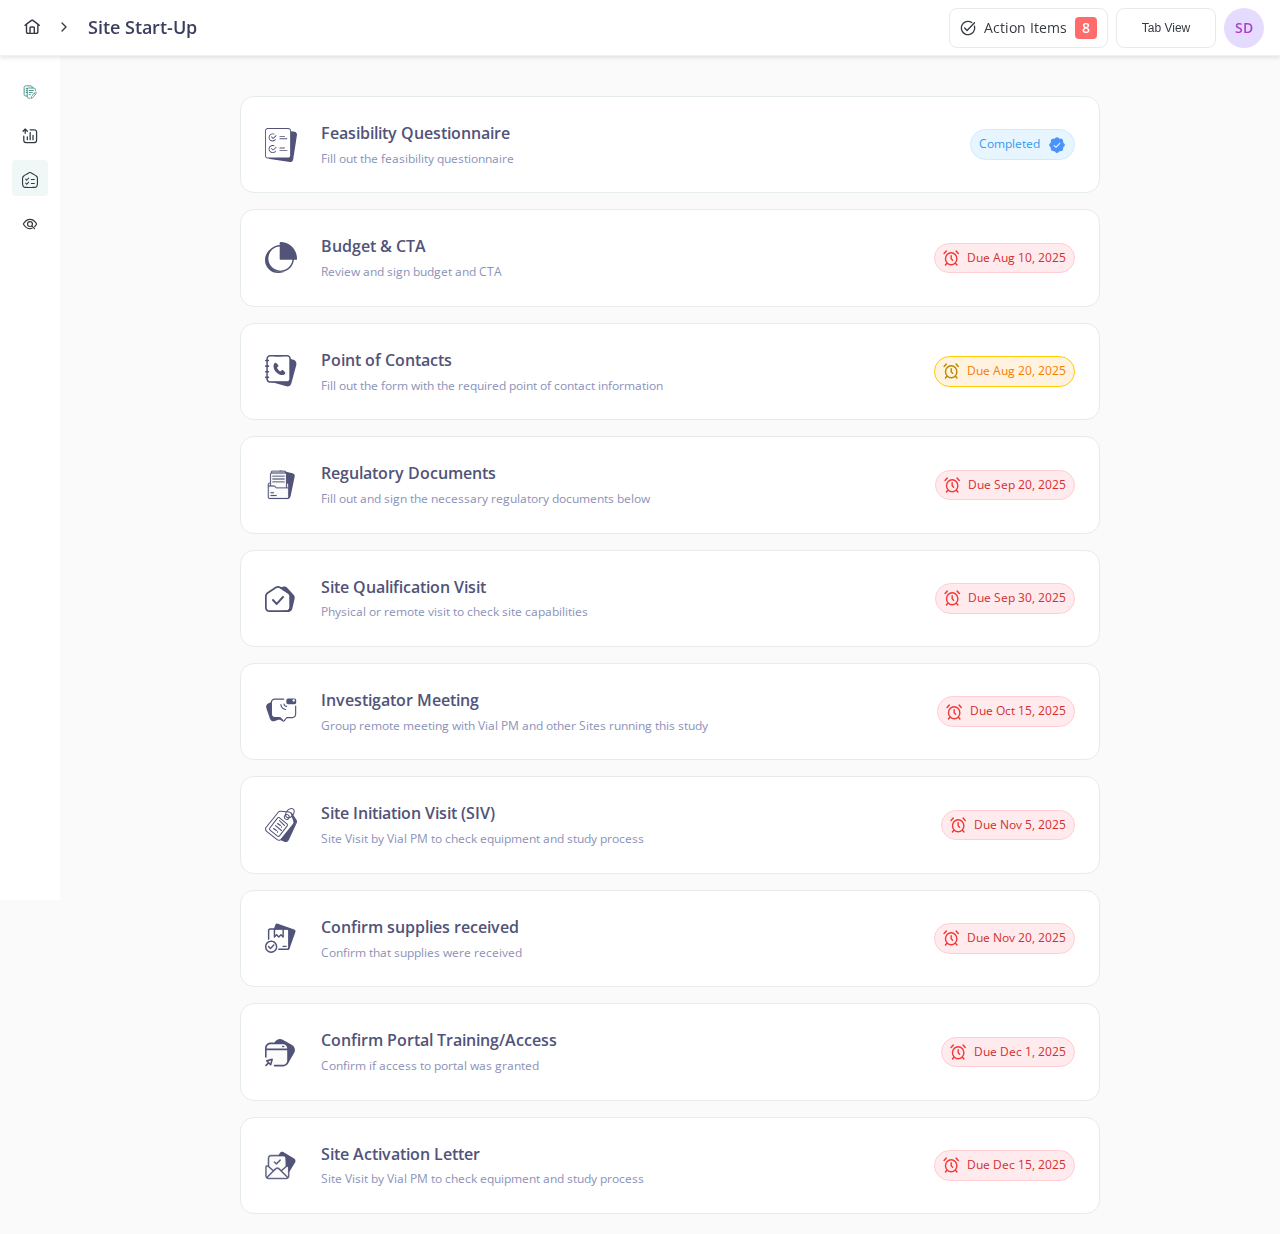
<file: index.html>
<!DOCTYPE html>
<html lang="en">
<head>
    <meta charset="UTF-8">
    <meta name="viewport" content="width=device-width, initial-scale=1.0">
    <title>Site Onboarding - Clinical Trial Management</title>
    <link rel="stylesheet" href="styles.css">
    <link rel="preconnect" href="https://fonts.googleapis.com">
    <link rel="preconnect" href="https://fonts.gstatic.com" crossorigin>
    <link href="https://fonts.googleapis.com/css2?family=Open+Sans:ital,wght@0,300..800;1,300..800&display=swap" rel="stylesheet">
</head>
<body>
    <div class="app-container">
        <!-- Left Sidebar Navigation -->
        <nav class="sidebar">
            <div class="sidebar-content">
                <div class="logo-section">
                    <div class="logo-icon">
                        <img src="./assets/5841e84510623414aa849b2407ec94129468fdee.svg" alt="Logo" width="17" height="28">
                    </div>
                </div>
                
                <div class="nav-separator"></div>
                
                <div class="nav-items">
                    <div class="nav-item">
                        <div class="nav-icon">
                            <img src="./assets/fde9efdbdb12f6aa8a49ddfdc88279c57a80a84c.svg" alt="EDC" width="16" height="16">
                        </div>
                    </div>
                    
                    <div class="nav-item">
                        <div class="nav-icon">
                            <img src="./assets/998190efcabefdbfb00f69fe401b089b60a4ed97.svg" alt="Trials" width="16" height="16">
                        </div>
                    </div>
                    
                    <div class="nav-item active">
                        <div class="nav-icon">
                            <img src="./assets/8288d77c572821ac541a9cbf2e6ece1d07805e86.svg" alt="SSU" width="16" height="16">
                        </div>
                    </div>
                    
                    <div class="nav-item">
                        <div class="nav-icon">
                            <img src="./assets/e5ef1887d7c980fdaafb2eb0365aa5e2ca1d7173.svg" alt="MP" width="16" height="16">
                        </div>
                    </div>
                </div>
            </div>
            

        </nav>

        <!-- Main Content Area -->
        <main class="main-content">
            <!-- Top Navigation Bar -->
            <header class="top-nav">
                <div class="breadcrumb">
                    <div class="breadcrumb-item">
                        <img src="./assets/781a4c5eee3d9d900bf0ed73c03a347048f486db.svg" alt="Home" width="16" height="16">
                    </div>
                    <div class="breadcrumb-separator">
                        <img src="./assets/e583706497bd9953b308af70a673eff54acdd925.svg" alt="Chevron">
                    </div>
                    <div class="breadcrumb-item current" id="breadcrumb-text">Site Start-Up</div>
                </div>
                
                <div class="nav-actions">
                    <!-- <div class="select-dropdown">
                        <div class="select-badge">
                            <span>Demo Clinic</span>
                            <svg width="8" height="8" viewBox="0 0 24 24" fill="none">
                                <path d="M18 6L6 18M6 6L18 18" stroke="#343A40" stroke-width="2" stroke-linecap="round"/>
                            </svg>
                        </div>
                        <img src="./assets/aa4eb539740608aa375cf91f45b44a3c48414304.svg" alt="Dropdown" width="8" height="8">
                    </div>
                     -->
                    <!-- <div class="search-icon">
                        <img src="./assets/8380afb072245f0cf59f735c8076182425370fda.svg" alt="Search" width="16" height="16">
                    </div> -->
                    <div class="action-items">
                        <img src="./assets/cdb2e1c65e6cd84bc4c20bb93dd0dfef54ef9db1.svg" alt="Action Items" width="16" height="16">
                        <span>Action Items</span>
                        <div class="badge">2</div>
                    </div>
                    
                    <button class="layout-toggle-btn" onclick="toggleLayout()" title="Toggle Layout">
                        <span>List View</span>
                    </button>
                    
                    <div class="avatar">SD</div>
                </div>
            </header>

            <!-- Content Container (800px max-width, centered) -->
            <div class="content-container">
                <!-- Progress Tracker -->
                <section class="progress-tracker">
                    <div class="progress-item" data-section="budget">
                        <div class="progress-header">
                            <span class="progress-title">Budget & CTA</span>
                            <div class="progress-badge">
                                <span>1/2</span>
                            </div>
                        </div>
                        <div class="progress-bar"></div>
                    </div>
                    
                    <div class="progress-item" data-section="doc-collection">
                        <div class="progress-header">
                            <span class="progress-title">Doc Collection</span>
                            <div class="progress-badge">
                                <span>0/4</span>
                            </div>
                        </div>
                        <div class="progress-bar"></div>
                    </div>
                    
                    <div class="progress-item active" data-section="site-initiation">
                        <div class="progress-header">
                            <span class="progress-title">Site Initiation</span>
                            <div class="progress-badge active">
                                <span>0/2</span>
                            </div>
                        </div>
                        <div class="progress-bar active"></div>
                    </div>
                    
                    <div class="progress-item" data-section="supplies-training">
                        <div class="progress-header">
                            <span class="progress-title">Supplies & Training</span>
                            <div class="progress-badge">
                                <span>0/2</span>
                            </div>
                        </div>
                        <div class="progress-bar"></div>
                    </div>
                    
                    <div class="progress-item" data-section="site-activation">
                        <div class="progress-header">
                            <span class="progress-title">Site Activation</span>
                            <div class="progress-badge">
                                <span>0/1</span>
                            </div>
                        </div>
                        <div class="progress-bar"></div>
                    </div>
                </section>

                <!-- Task Cards -->
                <section class="task-cards">
                    <!-- Budget & CTA Tasks -->
                    <div class="task-card completed" data-section="budget" data-task="feasibility">
                        <div class="task-content">
                            <div class="task-icon">
                                <img src="./assets/2ef2bcf95a70a0aa96591a73a643522fd6b20a9a.svg" alt="Task" width="32" height="34">
                            </div>
                            <div class="task-info">
                                <h3 class="task-title">Feasibility Questionnaire</h3>
                                <p class="task-description">Fill out the feasibility questionnaire</p>
                            </div>
                        </div>
                        <div class="task-status completed">
                            <span>Completed</span>
                            <img src="./assets/8e8269db2fe8c646c1ed0be85c00cd2ee71a1a50.svg" alt="Completed" width="18" height="18">
                        </div>
                    </div>
                    
                    <div class="task-card pending overdue" data-section="budget" data-task="budget-cta" data-due-date="2025-08-10">
                        <div class="task-content">
                            <div class="task-icon">
                                <img src="./assets/667e3d9f36857ce2e0212ecdbccf6ac42e50cd9e.svg" alt="Task" width="32" height="32">
                            </div>
                            <div class="task-info">
                                <h3 class="task-title">Budget & CTA</h3>
                                <p class="task-description">Review and sign budget and CTA</p>
                            </div>
                        </div>
                        <div class="task-status pending overdue">
                            <img src="./assets/e6da9f1fa973f15a78e1475d3fc3f7a2708c1579.svg" alt="Clock" width="16" height="16">
                            <span>Due Aug 10, 2025</span>
                        </div>
                    </div>

                    <!-- Doc Collection Tasks -->
                    <div class="task-card pending due-soon" data-section="doc-collection" data-task="point-of-contacts" data-due-date="2025-08-20">
                        <div class="task-content">
                            <div class="task-icon">
                                <img src="./assets/8cf8200db0ecf842a3736c534c68390ec697e8ec.svg" alt="Point of Contacts" width="32" height="32">
                            </div>
                            <div class="task-info">
                                <h3 class="task-title">Point of Contacts</h3>
                                <p class="task-description">Fill out the form with the required point of contact information</p>
                            </div>
                        </div>
                        <div class="task-status pending due-soon">
                            <img src="./assets/e6da9f1fa973f15a78e1475d3fc3f7a2708c1579.svg" alt="Clock" width="16" height="16">
                            <span>Due Aug 20, 2025</span>
                        </div>
                    </div>

                    <div class="task-card pending due-soon" data-section="doc-collection" data-task="regulatory-documents" data-due-date="2025-09-20">
                        <div class="task-content">
                            <div class="task-icon">
                                <img src="./assets/3845ce9ce2b2b2fa536286c75b3986badb3197fd.svg" alt="Regulatory Documents" width="29" height="30">
                            </div>
                            <div class="task-info">
                                <h3 class="task-title">Regulatory Documents</h3>
                                <p class="task-description">Fill out and sign the necessary regulatory documents below</p>
                            </div>
                        </div>
                        <div class="task-status pending due-soon">
                            <img src="./assets/e6da9f1fa973f15a78e1475d3fc3f7a2708c1579.svg" alt="Clock" width="16" height="16">
                            <span>Due Sep 20, 2025</span>
                        </div>
                    </div>

                    <!-- Site Initiation Tasks -->
                    <div class="task-card pending" data-section="site-initiation" data-task="site-qualification-visit" data-due-date="2025-09-30">
                        <div class="task-content">
                            <div class="task-icon">
                                <img src="./assets/sqv.svg" alt="Site Qualification Visit">
                            </div>
                            <div class="task-info">
                                <h3 class="task-title">Site Qualification Visit</h3>
                                <p class="task-description">Physical or remote visit to check site capabilities</p>
                            </div>
                        </div>
                        <div class="task-status pending">
                            <img src="./assets/e6da9f1fa973f15a78e1475d3fc3f7a2708c1579.svg" alt="Clock" width="16" height="16">
                            <span>Due Sep 30, 2025</span>
                        </div>
                    </div>

                    <div class="task-card pending" data-section="site-initiation" data-task="investigator-meeting" data-due-date="2025-10-15">
                        <div class="task-content">
                            <div class="task-icon">
                                <img src="./assets/im.svg" alt="Investigator Meeting" width="32" height="28">
                            </div>
                            <div class="task-info">
                                <h3 class="task-title">Investigator Meeting</h3>
                                <p class="task-description">Group remote meeting with Vial PM and other Sites running this study</p>
                            </div>
                        </div>
                        <div class="task-status pending">
                            <img src="./assets/e6da9f1fa973f15a78e1475d3fc3f7a2708c1579.svg" alt="Clock" width="16" height="16">
                            <span>Due Oct 15, 2025</span>
                        </div>
                    </div>

                    <div class="task-card pending" data-section="site-initiation" data-task="site-initiation-visit" data-due-date="2025-11-05">
                        <div class="task-content">
                            <div class="task-icon">
                                <img src="./assets/siv.svg" alt="Site Initiation Visit" width="32" height="34">
                            </div>
                            <div class="task-info">
                                <h3 class="task-title">Site Initiation Visit (SIV)</h3>
                                <p class="task-description">Site Visit by Vial PM to check equipment and study process</p>
                            </div>
                        </div>
                        <div class="task-status pending">
                            <img src="./assets/e6da9f1fa973f15a78e1475d3fc3f7a2708c1579.svg" alt="Clock" width="16" height="16">
                            <span>Due Nov 5, 2025</span>
                            
                        </div>
                    </div>

                    <!-- Supplies & Training Tasks -->
                    <div class="task-card pending" data-section="supplies-training" data-task="confirm-supplies" data-due-date="2025-11-20">
                        <div class="task-content">
                            <div class="task-icon">
                                <img src="./assets/confirm.svg" alt="Supplies" width="32" height="32">
                            </div>
                            <div class="task-info">
                                <h3 class="task-title">Confirm supplies received</h3>
                                <p class="task-description">Confirm that supplies were received</p>
                            </div>
                        </div>
                        <div class="task-status pending">
                            <img src="./assets/e6da9f1fa973f15a78e1475d3fc3f7a2708c1579.svg" alt="Clock" width="16" height="16">
                            <span>Due Nov 20, 2025</span>
                        </div>
                    </div>

                    <div class="task-card pending" data-task="confirm-portal-training" data-section="supplies-training" data-due-date="2025-12-01">
                        <div class="task-content">
                            <div class="task-icon">
                                <img src="./assets/confirmportal.svg" alt="Training" width="32" height="32">
                            </div>
                            <div class="task-info">
                                <h3 class="task-title">Confirm Portal Training/Access</h3>
                                <p class="task-description">Confirm if access to portal was granted</p>
                            </div>
                        </div>
                        <div class="task-status pending">
                            <img src="./assets/e6da9f1fa973f15a78e1475d3fc3f7a2708c1579.svg" alt="Clock" width="16" height="16">
                            <span>Due Dec 1, 2025</span>
                        </div>
                    </div>

                    <!-- Site Activation Tasks -->
                    <div class="task-card pending" data-task="site-activation-letter" data-section="site-activation" data-due-date="2025-12-15">
                        <div class="task-content">
                            <div class="task-icon">
                                <img src="./assets/f35fec72346a6aa736a4ba0b65ba48b4ee0e115a.svg" alt="Site Activation" width="32" height="32">
                            </div>
                            <div class="task-info">
                                <h3 class="task-title">Site Activation Letter</h3>
                                <p class="task-description">Site Visit by Vial PM to check equipment and study process</p>
                            </div>
                        </div>
                        <div class="task-status pending">
                            <img src="./assets/e6da9f1fa973f15a78e1475d3fc3f7a2708c1579.svg" alt="Clock" width="16" height="16">
                            <span>Due Dec 15, 2025</span>
                        </div>
                    </div>
                </section>
            </div>
        </main>
    </div>

    <!-- Site Qualification Visit Overlay -->
    <div class="sqv-overlay" id="sqv-overlay">
        <div class="sqv-container">
            <div class="sqv-header">
                <h2>Site Qualification Visit</h2>
                <button class="sqv-close-btn" onclick="closeSQVOverlay()">
                    <img src="./assets/x_close.svg" alt="Close" width="24" height="24">
                </button>
            </div>
            <div class="sqv-content">
                <div class="sqv-timeline">
                    <div class="timeline-line"></div>
                    
                    <!-- Step 1: Schedule SQV -->
                    <div class="timeline-step">
                        <div class="step-icon completed">
                            <img src="./assets/bc64d3813d46a4c401f1483207e7f0e8e21ac561.svg" alt="Completed" width="22" height="22">
                        </div>
                        <div class="step-content">
                            <div class="step-header">
                                <h3>Schedule SQV</h3>
                            </div>
                            <div class="step-details">
                                <div class="detail-badge scheduled">
                                    <img src="./assets/alarm-clock-green.svg" alt="Clock" width="16" height="16">
                                    <span>Scheduled Sep 30, 2025</span>
                                </div>
                                <div class="detail-badge meeting">
                                    <img src="./assets/8cf8200db0ecf842a3736c534c68390ec697e8ec.svg" alt="Google Meet" width="20" height="17">
                                    <span>meet.google.com/wzrqbo</span>
                                </div>
                            </div>
                        </div>
                    </div>

                    <!-- Step 2: SQV Completed -->
                    <div class="timeline-step">
                        <div class="step-icon pending">
                            <img src="./assets/checkgrat.svg" alt="Pending" width="22" height="22">
                        </div>
                        <div class="step-content">
                            <div class="step-header">
                                <h3>SQV Completed</h3>
                            </div>
                            <div class="step-details">
                                <div class="detail-badge due" id="sqv-due-badge">
                                    <img src="./assets/alarm-clock.svg" alt="Clock" width="16" height="16">
                                    <span>Due Sep 30, 2025</span>
                                </div>
                                <button class="sqv-complete-btn" onclick="completeSQV()">
                                    <img src="./assets/check.svg" alt="Check" width="16" height="16">
                                    <span>Mark as completed</span>
                                </button>
                            </div>
                        </div>
                    </div>

                    <!-- Step 3: Site Selection Letter -->
                    <div class="timeline-step">
                        <div class="step-icon pending">
                            <img src="./assets/checkgrat.svg" alt="Pending" width="22" height="22">
                        </div>
                        <div class="step-content">
                            <div class="step-header">
                                <h3>Site Selection Letter</h3>
                            </div>
                            <div class="step-details">
                                <div class="detail-badge due" id="site-selection-due-badge">
                                    <img src="./assets/alarm-clock.svg" alt="Clock" width="16" height="16">
                                    <span>Due Sep 30, 2025</span>
                                </div>
                            </div>
                        </div>
                    </div>
                </div>
            </div>
        </div>
    </div>

    <!-- Investigator Meeting Sidesheet -->
    <div class="im-sidesheet" id="im-sidesheet">
        <div class="im-sidesheet-container">
            <!-- Sidesheet Header -->
            <header class="im-sidesheet-header">
                <h2 class="im-sidesheet-title">Investigator Meeting</h2>
                <button class="im-sidesheet-close-btn" onclick="closeIMSidesheet()" aria-label="Close sidesheet">
                    <img src="./assets/x_close.svg" alt="Close" width="24" height="24">
                </button>
            </header>

            <!-- Sidesheet Content -->
            <main class="im-sidesheet-content">
                <div class="im-timeline">
                    <!-- Timeline Line -->
                    <div class="timeline-line-2" aria-hidden="true"></div>
                    
                    <!-- Timeline Steps -->
                    <div class="timeline-steps">
                        <!-- Step 1: Schedule Investigator Meeting -->
                        <article class="timeline-step-2">
                            <div class="step-icon step-icon--pending" aria-label="Step pending">
                                <img src="./assets/checkgrat.svg" alt="Pending" width="22" height="22">
                            </div>
                            <div class="step-content">
                                <header class="step-header">
                                    <h3 class="step-title">Schedule Investigator Meeting</h3>
                                </header>
                                <div class="step-details">
                                    <div class="detail-badge detail-badge--due" id="im-schedule-due-badge">
                                        <img src="./assets/alarm-clock.svg" alt="Clock" width="16" height="16">
                                        <span>Due Oct 15, 2025</span>
                                    </div>
                                </div>
                            </div>
                        </article>

                        <!-- Step 2: Attend Investigator Meeting -->
                        <article class="timeline-step-2">
                            <div class="step-icon step-icon--pending" aria-label="Step pending">
                                <img src="./assets/checkgrat.svg" alt="Pending" width="22" height="22">
                            </div>
                            <div class="step-content">
                                <header class="step-header">
                                    <h3 class="step-title">Attend Investigator Meeting</h3>
                                </header>
                                <div class="step-details">
                                    <div class="detail-badge detail-badge--due" id="im-attend-due-badge">
                                        <img src="./assets/alarm-clock.svg" alt="Clock" width="16" height="16">
                                        <span>Due Oct 15, 2025</span>
                                    </div>
                                    <button class="im-complete-btn" onclick="completeIM()">
                                        <img src="./assets/check.svg" alt="Check" width="16" height="16">
                                        <span>Mark as completed</span>
                                    </button>
                                </div>
                            </div>
                        </article>
                    </div>
                </div>
            </main>
        </div>
    </div>

    <!-- Site Initiation Visit (SIV) Sidesheet -->
    <div class="siv-sidesheet" id="siv-sidesheet">
        <div class="siv-sidesheet-container">
            <!-- Sidesheet Header -->
            <header class="siv-sidesheet-header">
                <h2 class="siv-sidesheet-title">Site Initiation Visit (SIV)</h2>
                <button class="siv-sidesheet-close-btn" onclick="closeSIVSidesheet()" aria-label="Close sidesheet">
                    <img src="./assets/x_close.svg" alt="Close" width="24" height="24">
                </button>
            </header>

            <!-- Sidesheet Content -->
            <main class="siv-sidesheet-content">
                <div class="siv-timeline">
                    <!-- Timeline Line -->
                    <div class="timeline-line" aria-hidden="true"></div>
                    
                    <!-- Timeline Steps -->
                    <div class="timeline-steps">
                        <!-- Step 1: Site Initiation Visit (SIV) -->
                        <article class="timeline-step">
                            <div class="step-icon step-icon--pending" aria-label="Step pending">
                                <img src="./assets/checkgrat.svg" alt="Pending" width="22" height="22">
                            </div>
                            <div class="step-content">
                                <header class="step-header">
                                    <h3 class="step-title">Site Initiation Visit (SIV)</h3>
                                </header>
                                <div class="step-details">
                                    <div class="detail-badge detail-badge--due" id="siv-visit-due-badge">
                                        <img src="./assets/alarm-clock.svg" alt="Clock" width="16" height="16">
                                        <span>Due Nov 5, 2025</span>
                                    </div>
                                    <button class="siv-complete-btn" onclick="completeSIVStep('siv-visit')">
                                        <img src="./assets/check.svg" alt="Check" width="16" height="16">
                                        <span>Mark as completed</span>
                                    </button>
                                </div>
                            </div>
                        </article>

                        <!-- Step 2: Material Review -->
                        <article class="timeline-step">
                            <div class="step-icon step-icon--pending" aria-label="Step pending">
                                <img src="./assets/checkgrat.svg" alt="Pending" width="22" height="22">
                            </div>
                            <div class="step-content">
                                <header class="step-header">
                                    <h3 class="step-title">Material Review</h3>
                                </header>
                                <div class="step-details">
                                    <div class="detail-badge detail-badge--due" id="siv-material-due-badge">
                                        <img src="./assets/alarm-clock.svg" alt="Clock" width="16" height="16">
                                        <span>Due Nov 5, 2025</span>
                                    </div>
                                    <button class="siv-complete-btn" onclick="completeSIVStep('siv-material')">
                                        <img src="./assets/check.svg" alt="Check" width="16" height="16">
                                        <span>Mark as completed</span>
                                    </button>
                                </div>
                            </div>
                        </article>

                        <!-- Step 3: Attend SIV -->
                        <article class="timeline-step">
                            <div class="step-icon step-icon--pending" aria-label="Step pending">
                                <img src="./assets/checkgrat.svg" alt="Pending" width="22" height="22">
                            </div>
                            <div class="step-content">
                                <header class="step-header">
                                    <h3 class="step-title">Attend SIV</h3>
                                </header>
                                <div class="step-details">
                                    <div class="detail-badge detail-badge--due" id="siv-attend-due-badge">
                                        <img src="./assets/alarm-clock.svg" alt="Clock" width="16" height="16">
                                        <span>Due Nov 5, 2025</span>
                                    </div>
                                    <button class="siv-complete-btn" onclick="completeSIVStep('siv-attend')">
                                        <img src="./assets/check.svg" alt="Check" width="16" height="16">
                                        <span>Mark as completed</span>
                                    </button>
                                </div>
                            </div>
                        </article>

                        <!-- Step 4: SIV Training Collected -->
                        <article class="timeline-step">
                            <div class="step-icon step-icon--pending" aria-label="Step pending">
                                <img src="./assets/checkgrat.svg" alt="Pending" width="22" height="22">
                            </div>
                            <div class="step-content">
                                <header class="step-header">
                                    <h3 class="step-title">SIV Training Collected</h3>
                                </header>
                                <div class="step-details">
                                    <div class="detail-badge detail-badge--due" id="siv-training-due-badge">
                                        <img src="./assets/alarm-clock.svg" alt="Clock" width="16" height="16">
                                        <span>Due Nov 5, 2025</span>
                                    </div>
                                    <button class="siv-complete-btn" onclick="completeSIVStep('siv-training')">
                                        <img src="./assets/check.svg" alt="Check" width="16" height="16">
                                        <span>Mark as completed</span>
                                    </button>
                                </div>
                            </div>
                        </article>
                    </div>
                </div>
            </main>
        </div>
    </div>

    <!-- Sidesheet Overlay -->
    <div class="sidesheet-overlay" id="sidesheet-overlay">
        <div class="sidesheet-container" id="sidesheet-container">
            <!-- Sidesheet Header -->
            <div class="sidesheet-header">
                <div class="sidesheet-title">Feasibility Questionnaire</div>
                <div class="sidesheet-actions">
                    <button class="edit-button" id="edit-button">
                        <span>Edit</span>
                    </button>
                    <button class="close-button" id="close-sidesheet">
                        <svg width="24" height="24" viewBox="0 0 24 24" fill="none">
                            <path d="M18 6L6 18M6 6L18 18" stroke="#343A40" stroke-width="2" stroke-linecap="round"/>
                        </svg>
                    </button>
                </div>
            </div>

            <!-- Sidesheet Content -->
            <div class="sidesheet-content">
                <div class="form-container">
                    <!-- Site Name -->
                    <div class="form-field">
                        <label class="form-label">Site Name</label>
                        <div class="form-input-text">
                            <input type="text" value="Downtown Clinical Research Center" disabled>
                        </div>
                    </div>

                    <!-- Principal Investigator -->
                    <div class="form-field">
                        <label class="form-label">Principal Investigator (PI) Name</label>
                        <div class="form-input-text">
                            <input type="text" value="Dr. Emma Johnson" disabled>
                        </div>
                    </div>

                    <!-- Clinical Trials Question -->
                    <div class="form-field">
                        <label class="form-label">Has your site conducted clinical trials in the past 3 years?</label>
                        <div class="button-group">
                            <button class="yes-no-button active" disabled>Yes</button>
                            <button class="yes-no-button" disabled>No</button>
                        </div>
                        <div class="form-input-textarea">
                            <textarea disabled>Yes, we have conducted 8 clinical trials in the last 3 years in metabolic and cardiovascular indications.</textarea>
                        </div>
                    </div>

                    <!-- Type 2 Diabetes Question -->
                    <div class="form-field">
                        <label class="form-label">Do you have experience with studies in Type 2 Diabetes?</label>
                        <div class="button-group">
                            <button class="yes-no-button active" disabled>Yes</button>
                            <button class="yes-no-button" disabled>No</button>
                        </div>
                        <div class="form-input-textarea">
                            <textarea disabled>Yes, we have participated in 3 diabetes studies in the past 2 years.</textarea>
                        </div>
                    </div>

                    <!-- Patient Population Question -->
                    <div class="form-field">
                        <label class="form-label">Do you have access to the target patient population?</label>
                        <div class="button-group">
                            <button class="yes-no-button active" disabled>Yes</button>
                            <button class="yes-no-button" disabled>No</button>
                        </div>
                        <div class="form-input-textarea">
                            <textarea disabled>Yes, we have a database of over 600 Type 2 Diabetes patients managed at our site.</textarea>
                        </div>
                    </div>

                    <!-- Enrollment Estimate -->
                    <div class="form-field">
                        <label class="form-label">Estimated number of patients you can enroll in this study:</label>
                        <div class="form-input-text">
                            <input type="text" value="12–15 patients over 6 months" disabled>
                        </div>
                    </div>

                    <!-- Equipment Question -->
                    <div class="form-field">
                        <label class="form-label">Do you have the required equipment for study procedures (e.g., ECG, centrifuge, -80°C freezer)?</label>
                        <div class="button-group">
                            <button class="yes-no-button active" disabled>Yes</button>
                            <button class="yes-no-button" disabled>No</button>
                        </div>
                        <div class="form-input-textarea">
                            <textarea disabled>Yes, all required equipment is available on-site and calibrated annually.</textarea>
                        </div>
                    </div>

                    <!-- IRB Timeline -->
                    <div class="form-field">
                        <label class="form-label">What is your typical timeline to complete ethics/IRB submission and approval?</label>
                        <div class="form-input-text">
                            <input type="text" value="3–5 weeks" disabled>
                        </div>
                    </div>

                    <!-- Interest Question -->
                    <div class="form-field">
                        <label class="form-label">Would your site be interested in participating in this study?</label>
                        <div class="button-group">
                            <button class="yes-no-button active" disabled>Yes</button>
                            <button class="yes-no-button" disabled>No</button>
                        </div>
                        <div class="form-input-textarea">
                            <textarea disabled>Yes, we are interested and have the capacity to start within 4 weeks of site activation.</textarea>
                        </div>
                    </div>
                </div>
            </div>
        </div>
    </div>

    <!-- Budget & CTA Sidesheet Overlay -->
    <div class="sidesheet-overlay" id="budget-sidesheet-overlay">
        <div class="sidesheet-container" id="budget-sidesheet-container">
            <!-- Sidesheet Header -->
            <div class="sidesheet-header">
                <div class="sidesheet-title">Budget & CTA</div>
                <div class="sidesheet-actions">
                    <button class="close-button" id="close-budget-sidesheet">
                        <svg width="24" height="24" viewBox="0 0 24 24" fill="none">
                            <path d="M18 6L6 18M6 6L18 18" stroke="#343A40" stroke-width="2" stroke-linecap="round"/>
                        </svg>
                    </button>
                </div>
            </div>

            <!-- Sidesheet Content -->
            <div class="sidesheet-content">
                <div class="document-review-container">
                    <!-- Arcadia Site Budget Document -->
                    <div class="document-card">
                        <div class="document-header">
                            <div class="document-info">
                                <div class="document-title">Arcadia Site Budget</div>
                            </div>
                            <div class="document-status">
                                <!-- Checkmark will be added via JavaScript when approved -->
                                <span class="status-chip" id="budget-review-chip" style="display:none;">Sent for review</span>
                            </div>
                        </div>
                        
                        <div class="document-meta">
                            <div class="meta-badges">
                                <span class="meta-badge">v3</span>
                                <span class="meta-badge">XLS</span>
                            </div>
                            <div class="meta-date">Last modified Jan 8, 2025 at 13:51 EST</div>
                        </div>
                        
                        <div class="document-description">
                            If changes to the document are required, click Upload Update to upload a modified version of the document. The document will be automatically updated to reflect the changes.
                        </div>
                        
                        <div class="document-actions">
                            <div class="action-buttons">
                                <button class="action-btn primary">Download Document</button>
                                <button class="action-btn">Upload Update</button>
                            </div>
                            <button class="approve-btn" id="approve-budget">
                                Approve
                            </button>
                        </div>
                    </div>

                    <!-- Arcadia Site CTA Document -->
                    <div class="document-card">
                        <div class="document-header">
                            <div class="document-info">
                                <div class="document-title">Arcadia Site CTA</div>
                            </div>
                            <div class="document-status">
                                <img src="./assets/8e8269db2fe8c646c1ed0be85c00cd2ee71a1a50.svg" alt="Approved" width="24" height="24">
                            </div>
                        </div>
                        
                        <div class="document-actions">
                            <button class="action-btn primary download">
                                View Document
                                <img src="./assets/chevron-right.svg" alt="Arrow" width="12" height="12">
                            </button>
                        </div>
                    </div>
                </div>

                <!-- Divider -->
                <div class="section-divider"></div>

                <!-- Comments and Activity Section -->
                <div class="activity-section">
                    <!-- Comment Input -->
                    <div class="comment-input">
                        <textarea placeholder="Add a comment" class="comment-textarea" id="comment-textarea"></textarea>
                        <div class="comment-actions">
                            <button class="comment-btn secondary" id="cancel-comment">Cancel</button>
                            <button class="comment-btn primary" id="send-comment">
                                Send
                            </button>
                        </div>
                    </div>

                    <!-- Activity Feed -->
                    <div class="activity-feed" id="activity-feed">
                        <!-- Comment Activity -->
                        <div class="activity-item">
                            <div class="activity-avatar">HW</div>
                            <div class="activity-content">
                                <div class="activity-header">
                                    <span class="activity-user">Herbert Wright</span>
                                    <span class="activity-action">added a comment</span>
                                    <span class="activity-time">April 6 2022, 12:21 PM</span>
                                </div>
                                <div class="activity-text">
                                    Sent to John for his review this afternoon.
                                </div>
                            </div>
                        </div>

                        <!-- Upload Activity -->
                        <div class="activity-item">
                            <div class="activity-avatar">HW</div>
                            <div class="activity-content">
                                <div class="activity-header">
                                    <span class="activity-user">Herbert Wright</span>
                                    <span class="activity-action">uploaded</span>
                                    <span class="activity-document">Arcadia Site Budget v3</span>
                                    <span class="activity-time">April 6 2022, 12:21 PM</span>
                                </div>
                                <div class="activity-text">
                                    Updated patient payment schedule
                                </div>
                                <div class="activity-file">
                                    <img src="./assets/667e3d9f36857ce2e0212ecdbccf6ac42e50cd9e.svg" alt="Excel" width="12" height="12">
                                    <span>ArcadiaSiteBudgetV3.xls</span>
                                </div>
                            </div>
                        </div>

                        <!-- Another Upload Activity -->
                        <div class="activity-item">
                            <div class="activity-avatar">HW</div>
                            <div class="activity-content">
                                <div class="activity-header">
                                    <span class="activity-user">Herbert Wright</span>
                                    <span class="activity-action">uploaded</span>
                                    <span class="activity-document">Arcadia Site Budget v3</span>
                                    <span class="activity-time">April 6 2022, 12:21 PM</span>
                                </div>
                                <div class="activity-file">
                                    <img src="./assets/667e3d9f36857ce2e0212ecdbccf6ac42e50cd9e.svg" alt="Excel" width="12" height="12">
                                    <span>ArcadiaSiteBudgetV3.xls</span>
                                </div>
                            </div>
                        </div>
                    </div>
                </div>
            </div>
        </div>
    </div>

        <!-- Point of Contacts Sidesheet Overlay -->
    <div class="sidesheet-overlay" id="point-of-contacts-sidesheet-overlay">
        <div class="sidesheet-container" id="point-of-contacts-sidesheet-container">
            <!-- Sidesheet Header -->
            <div class="sidesheet-header">
                <div class="sidesheet-title">Point of Contacts</div>
                <div class="sidesheet-actions">
                    <button class="edit-btn" id="edit-contacts-btn">
                        <img src="./assets/84fc22550c76ed3fe247f7c054db1fd65c249ed9.svg" alt="Edit" width="14" height="14">
                        Edit
                    </button>
                    <button class="close-btn" id="close-contacts-btn">
                        <svg width="24" height="24" viewBox="0 0 24 24" fill="none">
                            <path d="M18 6L6 18M6 6L18 18" stroke="#343A40" stroke-width="2" stroke-linecap="round"/>
                        </svg>
                    </button>
                </div>
            </div>

            <!-- Sidesheet Content -->
            <div class="sidesheet-content" id="contacts-view-mode">
            <!-- Principal Investigator Section -->
            <div class="contact-section">
                <div class="section-header">
                    <img src="./assets/26386cd2b3111d1f8c7139075b1bfc53372bb6ad.svg" alt="Check" width="20" height="20">
                    <h3>Principal Investigator</h3>
                </div>
                <div class="contact-fields">
                    <div class="contact-field">
                        <div class="field-label">
                            <img src="./assets/5d36ec79e18547c76a7473c07b20d607272b67b4.svg" alt="User" width="14" height="14">
                            <span>Name</span>
                        </div>
                        <input type="text" class="contact-input" id="pi-name" value="John Levinson" readonly>
                    </div>
                    <div class="contact-field">
                        <div class="field-label">
                            <img src="./assets/466ca090bd01d8369fd61a41cbf7a588ea953807.svg" alt="Phone" width="14" height="14">
                            <span>Phone</span>
                        </div>
                        <input type="tel" class="contact-input" id="pi-phone" value="+1 123 123 1234" readonly>
                    </div>
                    <div class="contact-field">
                        <div class="field-label">
                            <img src="./assets/14498bc2d3865b1d5d909cc9c6ebd215ed2aeb35.svg" alt="Email" width="14" height="14">
                            <span>Email</span>
                        </div>
                        <input type="email" class="contact-input" id="pi-email" value="johnlevinson@clinic.com" readonly>
                    </div>
                </div>
            </div>

            <div class="section-divider"></div>

            <!-- Clinical Research Coordinator Section -->
            <div class="contact-section">
                <div class="section-header">
                    <img src="./assets/26386cd2b3111d1f8c7139075b1bfc53372bb6ad.svg" alt="Check" width="20" height="20">
                    <h3>Clinical Research Coordinator</h3>
                </div>
                <div class="contact-fields">
                    <div class="contact-field">
                        <div class="field-label">
                            <img src="./assets/5d36ec79e18547c76a7473c07b20d607272b67b4.svg" alt="User" width="14" height="14">
                            <span>Name</span>
                        </div>
                        <input type="text" class="contact-input" id="crc-name" value="John Levinson" readonly>
                    </div>
                    <div class="contact-field">
                        <div class="field-label">
                            <img src="./assets/466ca090bd01d8369fd61a41cbf7a588ea953807.svg" alt="Phone" width="14" height="14">
                            <span>Phone</span>
                        </div>
                        <input type="tel" class="contact-input" id="crc-phone" value="+1 123 123 1234" readonly>
                    </div>
                    <div class="contact-field">
                        <div class="field-label">
                            <img src="./assets/14498bc2d3865b1d5d909cc9c6ebd215ed2aeb35.svg" alt="Email" width="14" height="14">
                            <span>Email</span>
                        </div>
                        <input type="email" class="contact-input" id="crc-email" value="johnlevinson@clinic.com" readonly>
                    </div>
                </div>
            </div>

            <div class="section-divider"></div>

            <!-- LAB Section -->
            <div class="contact-section">
                <div class="section-header">
                    <img src="./assets/26386cd2b3111d1f8c7139075b1bfc53372bb6ad.svg" alt="Check" width="20" height="20">
                    <h3>LAB</h3>
                </div>
                <div class="contact-fields">
                    <div class="contact-field">
                        <div class="field-label">
                            <img src="./assets/5d36ec79e18547c76a7473c07b20d607272b67b4.svg" alt="User" width="14" height="14">
                            <span>Shipment Address</span>
                        </div>
                        <textarea class="contact-textarea" id="lab-address" readonly>8716 San Juan Street Clayton, NC 27520</textarea>
                    </div>
                </div>
            </div>

            <div class="section-divider"></div>

            <!-- Sub Investigator Section -->
            <div class="contact-section">
                <div class="section-header">
                    <img src="./assets/4f078d6320459c33edc71777dddec3be4767ed8b.svg" alt="Add" width="20" height="20">
                    <h3>Sub Investigator</h3>
                </div>
                <div class="contact-fields">
                    <div class="contact-field">
                        <div class="field-label">
                            <img src="./assets/5d36ec79e18547c76a7473c07b20d607272b67b4.svg" alt="User" width="14" height="14">
                            <span>Name</span>
                        </div>
                        <input type="text" class="contact-input" id="sub-name" placeholder="Add name" readonly>
                    </div>
                    <div class="contact-field">
                        <div class="field-label">
                            <img src="./assets/466ca090bd01d8369fd61a41cbf7a588ea953807.svg" alt="Phone" width="14" height="14">
                            <span>Phone</span>
                        </div>
                        <input type="tel" class="contact-input" id="sub-phone" placeholder="Add phone" readonly>
                    </div>
                    <div class="contact-field">
                        <div class="field-label">
                            <img src="./assets/14498bc2d3865b1d5d909cc9c6ebd215ed2aeb35.svg" alt="Email" width="14" height="14">
                            <span>Email</span>
                        </div>
                        <input type="email" class="contact-input" id="sub-email" placeholder="Add email" readonly>
                    </div>
                </div>
            </div>

            <div class="section-divider"></div>

            <!-- Vial Team Section -->
            <div class="contact-section vial-team">
                <div class="section-header">
                    <img src="./assets/26386cd2b3111d1f8c7139075b1bfc53372bb6ad.svg" alt="Check" width="20" height="20">
                    <h3>Vial Team</h3>
                </div>
                <div class="contact-fields">
                    <div class="contact-field">
                        <div class="field-label">
                            <img src="./assets/5d36ec79e18547c76a7473c07b20d607272b67b4.svg" alt="User" width="14" height="14">
                            <span>Name</span>
                        </div>
                        <input type="text" class="contact-input" id="vial-name" value="John Levinson" readonly>
                    </div>
                    <div class="contact-field">
                        <div class="field-label">
                            <img src="./assets/466ca090bd01d8369fd61a41cbf7a588ea953807.svg" alt="Phone" width="14" height="14">
                            <span>Phone</span>
                        </div>
                        <input type="tel" class="contact-input" id="vial-phone" value="+1 123 123 1234" readonly>
                    </div>
                    <div class="contact-field">
                        <div class="field-label">
                            <img src="./assets/14498bc2d3865b1d5d909cc9c6ebd215ed2aeb35.svg" alt="Email" width="14" height="14">
                            <span>Email</span>
                        </div>
                        <input type="email" class="contact-input" id="vial-email" value="johnlevinson@clinic.com" readonly>
                    </div>
                </div>
            </div>
        </div>
    </div>
    </div>


    <!-- Regulatory Documents Sidesheet Overlay -->
    <div class="sidesheet-overlay" id="regulatory-documents-sidesheet-overlay">
        <div class="sidesheet-container" id="regulatory-documents-sidesheet-container">
            <!-- Sidesheet Header -->
            <div class="sidesheet-header">
                <div class="sidesheet-title">Regulatory Documents</div>
                <div class="sidesheet-actions">
                    <button class="close-button" id="close-regulatory-documents-sidesheet">
                        <img src="./assets/x_close.svg" alt="Close" width="32" height="32">
                    </button>
                </div>
            </div>

            <!-- Sidesheet Content -->
            <div class="sidesheet-content">
                <div class="regulatory-documents-list">
                    <!-- Form 1572 -->
                    <div class="regulatory-document-item" id="form-1572-item" data-document="form-1572">
                        <div class="document-info">
                            <div class="document-icon">
                                <img src="./assets/34089f7cf686190c349d049f1a68a424621dc759.svg" alt="Document" width="22" height="22">
                            </div>
                            <div class="document-details">
                                <div class="document-title">Form 1572</div>
                                <div class="document-status pending">
                                    <img src="./assets/e6da9f1fa973f15a78e1475d3fc3f7a2708c1579.svg" alt="Clock" width="16" height="16">
                                    <span>Due Sep 20, 2025</span>
                                </div>
                            </div>
                        </div>
                        <div class="document-arrow">
                            <div class="chevron-right">
                                <div class="chevron-icon">
                                    <img src="./assets/chevron-right.svg" alt="Chevron Right">
                                </div>
                            </div>
                        </div>
                    </div>

                    <!-- PI FDF -->
                    <div class="regulatory-document-item" id="pi-fdf-item" data-document="pi-fdf">
                        <div class="document-info">
                            <div class="document-icon">
                                <img src="./assets/34089f7cf686190c349d049f1a68a424621dc759.svg" alt="Document" width="22" height="22">
                            </div>
                            <div class="document-details">
                                <div class="document-title">PI FDF</div>
                                <div class="document-status pending">
                                    <img src="./assets/e6da9f1fa973f15a78e1475d3fc3f7a2708c1579.svg" alt="Clock" width="16" height="16">
                                    <span>Due Sep 20, 2025</span>
                                </div>
                            </div>
                        </div>
                        <div class="document-arrow">
                            <div class="chevron-right">
                                <div class="chevron-icon">
                                    <img src="./assets/chevron-right.svg" alt="Chevron Right">
                                </div>
                            </div>
                        </div>
                    </div>

                    <!-- Signed Medical License and CVs -->
                    <div class="regulatory-document-item" id="medical-license-cvs-item" data-document="medical-license-cvs">
                        <div class="document-info">
                            <div class="document-icon">
                                <img src="./assets/34089f7cf686190c349d049f1a68a424621dc759.svg" alt="Document" width="22" height="22">
                            </div>
                            <div class="document-details">
                                <div class="document-title">Signed Medical License and CVs</div>
                                <div class="document-status pending">
                                    <img src="./assets/e6da9f1fa973f15a78e1475d3fc3f7a2708c1579.svg" alt="Clock" width="16" height="16">
                                    <span>Due Sep 20, 2025</span>
                                </div>
                            </div>
                        </div>
                        <div class="document-arrow">
                            <div class="chevron-right">
                                <div class="chevron-icon">
                                    <img src="./assets/chevron-right.svg" alt="Chevron Right">
                                </div>
                            </div>
                        </div>
                    </div>

                    <!-- Sub-Investigator FDFs -->
                    <div class="regulatory-document-item" id="sub-investigator-fdfs-item" data-document="sub-investigator-fdfs">
                        <div class="document-info">
                            <div class="document-icon">
                                <img src="./assets/34089f7cf686190c349d049f1a68a424621dc759.svg" alt="Document" width="22" height="22">
                            </div>
                            <div class="document-details">
                                <div class="document-title">Sub-Investigator FDFs</div>
                                <div class="document-status pending">
                                    <img src="./assets/e6da9f1fa973f15a78e1475d3fc3f7a2708c1579.svg" alt="Clock" width="16" height="16">
                                    <span>Due Sep 20, 2025</span>
                                </div>
                            </div>
                        </div>
                        <div class="document-arrow">
                            <div class="chevron-right">
                                <div class="chevron-icon">
                                    <img src="./assets/chevron-right.svg" alt="Chevron Right">
                                </div>
                            </div>
                        </div>
                    </div>

                    <!-- Protocol Signature Page -->
                    <div class="regulatory-document-item" id="protocol-signature-item" data-document="protocol-signature">
                        <div class="document-info">
                            <div class="document-icon">
                                <img src="./assets/34089f7cf686190c349d049f1a68a424621dc759.svg" alt="Document" width="22" height="22">
                            </div>
                            <div class="document-details">
                                <div class="document-title">Protocol Signature Page</div>
                                <div class="document-status pending">
                                    <img src="./assets/e6da9f1fa973f15a78e1475d3fc3f7a2708c1579.svg" alt="Clock" width="16" height="16">
                                    <span>Due Sep 20, 2025</span>
                                </div>
                            </div>
                        </div>
                        <div class="document-arrow">
                            <div class="chevron-right">
                                <div class="chevron-icon">
                                    <img src="./assets/chevron-right.svg" alt="Chevron Right">
                                </div>
                            </div>
                        </div>
                    </div>

                    <!-- IB Acknowledgement of Receipt -->
                    <div class="regulatory-document-item" id="ib-acknowledgement-item" data-document="ib-acknowledgement">
                        <div class="document-info">
                            <div class="document-icon">
                                <img src="./assets/34089f7cf686190c349d049f1a68a424621dc759.svg" alt="Document" width="22" height="22">
                            </div>
                            <div class="document-details">
                                <div class="document-title">IB Acknowledgement of Receipt</div>
                                <div class="document-status pending">
                                    <img src="./assets/e6da9f1fa973f15a78e1475d3fc3f7a2708c1579.svg" alt="Clock" width="16" height="16">
                                    <span>Due Sep 20, 2025</span>
                                </div>
                            </div>
                        </div>
                        <div class="document-arrow">
                            <div class="chevron-right">
                                <div class="chevron-icon">
                                    <img src="./assets/chevron-right.svg" alt="Chevron Right">
                                </div>
                            </div>
                        </div>
                    </div>

                    <!-- Site Staff GCP Training and IATA Training -->
                    <div class="regulatory-document-item" id="gcp-training-item" data-document="gcp-training">
                        <div class="document-info">
                            <div class="document-icon">
                                <img src="./assets/34089f7cf686190c349d049f1a68a424621dc759.svg" alt="Document" width="22" height="22">
                            </div>
                            <div class="document-details">
                                <div class="document-title">Site Staff GCP Training and IATA Training</div>
                                <div class="document-status pending">
                                    <img src="./assets/e6da9f1fa973f15a78e1475d3fc3f7a2708c1579.svg" alt="Clock" width="16" height="16">
                                    <span>Due Sep 20, 2025</span>
                                </div>
                            </div>
                        </div>
                        <div class="document-arrow">
                            <div class="chevron-right">
                                <div class="chevron-icon">
                                    <img src="./assets/chevron-right.svg" alt="Chevron Right">
                                </div>
                            </div>
                        </div>
                    </div>

                    <!-- Lab Certificates (Local Labs Only) -->
                    <div class="regulatory-document-item" id="lab-certificates-item" data-document="lab-certificates">
                        <div class="document-info">
                            <div class="document-icon">
                                <img src="./assets/34089f7cf686190c349d049f1a68a424621dc759.svg" alt="Document" width="22" height="22">
                            </div>
                            <div class="document-details">
                                <div class="document-title">Lab Certificates (Local Labs Only)</div>
                                <div class="document-status pending">
                                    <img src="./assets/e6da9f1fa973f15a78e1475d3fc3f7a2708c1579.svg" alt="Clock" width="16" height="16">
                                    <span>Due Sep 20, 2025</span>
                                </div>
                            </div>
                        </div>
                        <div class="document-arrow">
                            <div class="chevron-right">
                                <div class="chevron-icon">
                                    <img src="./assets/chevron-right.svg" alt="Chevron Right">
                                </div>
                            </div>
                        </div>
                    </div>

                    <!-- Delegation of Authority -->
                    <div class="regulatory-document-item">
                        <div class="document-info">
                            <div class="document-icon">
                                <img src="./assets/bc64d3813d46a4c401f1483207e7f0e8e21ac561.svg" alt="Completed" width="22" height="22">
                            </div>
                            <div class="document-details">
                                <div class="document-title">Delegation of Authority</div>
                                <div class="document-status completed">
                                    <div class="status-badge">
                                        <img src="./assets/2fd5f8d407e64971be64b8cac59706ee27a3b771.svg" alt="Check" width="16" height="16">
                                        <span>Completed May 30, 2025</span>
                                    </div>
                                </div>
                            </div>
                        </div>
                        <div class="document-arrow">
                            <div class="chevron-right">
                                <div class="chevron-icon">
                                    <img src="./assets/chevron-right.svg" alt="Chevron Right">
                                </div>
                            </div>
                        </div>
                    </div>
                </div>
            </div>
        </div>
    </div>

    <!-- Form 1572 Document Sidesheet -->
    <div id="form-1572-sidesheet-overlay" class="sidesheet-overlay">
        <div id="form-1572-sidesheet-container" class="sidesheet-container form-1572-container">
            <!-- Sidesheet Header -->
            <div class="sidesheet-header">
                <div class="sidesheet-title">Form 1572</div>
                <div class="sidesheet-actions">
                    <button class="close-button" id="close-form-1572-sidesheet">
                        <div class="close-icon">
                            <div class="close-line">
                                <img src="./assets/x_close.svg" alt="Close">
                            </div>

                        </div>
                    </button>
                </div>
            </div>

            <!-- Sidesheet Content -->
            <div class="sidesheet-content">
                <div class="form-1572-content">
                    <!-- Document Preview Section -->
                    <div class="document-preview-section">
                        <div class="document-preview-container">
                            <div class="document-preview" style="background-image: url('./assets/b53ff36fd0bbb52f20c8d79f78d62b03730d8f43.png')"></div>
                            <div class="document-preview" style="background-image: url('./assets/55715e61d010bec3917a78e44cc20d8a0451e27d.png')"></div>
                            <div class="document-preview" style="background-image: url('./assets/b53ff36fd0bbb52f20c8d79f78d62b03730d8f43.png')"></div>
                        </div>
                    </div>

                    <!-- Signature Form Section -->
                    <div class="signature-form-section" id="signature-form-section">
                        <div class="signature-form-container">
                            <div class="signature-form-header">
                                <div class="signature-form-title">Sign Document</div>
                                <div class="signature-form-subtitle">Please review the document before signing.</div>
                            </div>

                            <!-- Full Name Input -->
                            <div class="form-input-group">
                                <div class="form-label">Full Name</div>
                                <div class="form-input">
                                    <input type="text" id="full-name-input" value="John Levinson" readonly>
                                </div>
                            </div>

                            <!-- Signature Input -->
                            <div class="form-input-group">
                                <div class="form-label">Signature</div>
                                <div class="signature-input" id="signature-input">
                                    <div class="signature-text">John Levinson</div>
                                </div>
                            </div>

                            <!-- Submit Button -->
                            <button class="submit-signature-btn" id="submit-signature-btn">
                                Submit Signature
                            </button>
                        </div>
                    </div>

                    <!-- Document Signed Section (Hidden by default) -->
                    <div class="signature-form-section signed-section" id="signed-section" style="display: none;">
                        <div class="signature-form-container">
                            <div class="signature-form-header">
                                <div class="signature-form-title">Document Signed</div>
                                <div class="signature-form-subtitle">Everyone has signed! You will receive an Email copy of the signed document.</div>
                            </div>

                            <!-- Signed Signature Display -->
                            <div class="form-input-group">
                                <div class="signed-signature-display" id="signed-signature-display">
                                    <div class="signed-signature-text">John Levinson</div>
                                </div>
                            </div>
                        </div>
                    </div>
                </div>
            </div>
        </div>
    </div>

    <!-- PI FDF Document Sidesheet -->
    <div id="pi-fdf-sidesheet-overlay" class="sidesheet-overlay">
        <div id="pi-fdf-sidesheet-container" class="sidesheet-container">
            <!-- Sidesheet Header -->
            <div class="sidesheet-header">
                <div class="sidesheet-title">PI FDF</div>
                <div class="sidesheet-actions">
                    <button class="close-button" id="close-pi-fdf-sidesheet">
                        <div class="close-icon">
                            <div class="close-line">
                                <img src="./assets/x_close.svg" alt="Close">
                            </div>
                        </div>
                    </button>
                </div>
            </div>

            <!-- Sidesheet Content -->
            <div class="sidesheet-content">
                <div class="document-upload-section">
                    <div class="upload-container">
                        <div class="upload-header">
                            <div class="upload-title">Upload PI FDF</div>
                            <div class="upload-subtitle">Please upload the completed Principal Investigator Financial Disclosure Form</div>
                        </div>
                        
                        <div class="upload-area">
                            <div class="upload-icon">
                                <img src="./assets/34089f7cf686190c349d049f1a68a424621dc759.svg" alt="Upload" width="32" height="32">
                            </div>
                            <div class="upload-text">
                                <p>Drag and drop your file here, or <span class="upload-link">browse</span></p>
                                <p class="upload-hint">Supports: PDF, DOC, DOCX (Max 10MB)</p>
                            </div>
                        </div>
                        
                        <button class="upload-btn" id="upload-pi-fdf-btn">
                            Upload File
                        </button>
                    </div>
                </div>
            </div>
        </div>
    </div>

    <!-- Signed Medical License and CVs Document Sidesheet -->
    <div id="medical-license-cvs-sidesheet-overlay" class="sidesheet-overlay">
        <div id="medical-license-cvs-sidesheet-container" class="sidesheet-container">
            <!-- Sidesheet Header -->
            <div class="sidesheet-header">
                <div class="sidesheet-title">Signed Medical License and CVs</div>
                <div class="sidesheet-actions">
                    <button class="close-button" id="close-medical-license-cvs-sidesheet">
                        <div class="close-icon">
                            <div class="close-line">
                                <img src="./assets/x_close.svg" alt="Close">
                            </div>
                        </div>
                    </button>
                </div>
            </div>

            <!-- Sidesheet Content -->
            <div class="sidesheet-content">
                <div class="document-upload-section">
                    <div class="upload-container">
                        <div class="upload-header">
                            <div class="upload-title">Upload Medical License and CVs</div>
                            <div class="upload-subtitle">Please upload signed medical license and current CVs for all investigators</div>
                        </div>
                        
                        <div class="upload-area">
                            <div class="upload-icon">
                                <img src="./assets/34089f7cf686190c349d049f1a68a424621dc759.svg" alt="Upload" width="32" height="32">
                            </div>
                            <div class="upload-text">
                                <p>Drag and drop your files here, or <span class="upload-link">browse</span></p>
                                <p class="upload-hint">Supports: PDF, DOC, DOCX (Max 10MB per file)</p>
                            </div>
                        </div>
                        
                        <button class="upload-btn" id="upload-medical-license-cvs-btn">
                            Upload Files
                        </button>
                    </div>
                </div>
            </div>
        </div>
    </div>

    <!-- Sub-Investigator FDFs Document Sidesheet -->
    <div id="sub-investigator-fdfs-sidesheet-overlay" class="sidesheet-overlay">
        <div id="sub-investigator-fdfs-sidesheet-container" class="sidesheet-container">
            <!-- Sidesheet Header -->
            <div class="sidesheet-header">
                <div class="sidesheet-title">Sub-Investigator FDFs</div>
                <div class="sidesheet-actions">
                    <button class="close-button" id="close-sub-investigator-fdfs-sidesheet">
                        <div class="close-icon">
                            <div class="close-line">
                                <img src="./assets/x_close.svg" alt="Close">
                            </div>
                        </div>
                    </button>
                </div>
            </div>

            <!-- Sidesheet Content -->
            <div class="sidesheet-content">
                <div class="document-upload-section">
                    <div class="upload-container">
                        <div class="upload-header">
                            <div class="upload-title">Upload Sub-Investigator FDFs</div>
                            <div class="upload-subtitle">Please upload completed Financial Disclosure Forms for all sub-investigators</div>
                        </div>
                        
                        <div class="upload-area">
                            <div class="upload-icon">
                                <img src="./assets/34089f7cf686190c349d049f1a68a424621dc759.svg" alt="Upload" width="32" height="32">
                            </div>
                            <div class="upload-text">
                                <p>Drag and drop your files here, or <span class="upload-link">browse</span></p>
                                <p class="upload-hint">Supports: PDF, DOC, DOCX (Max 10MB per file)</p>
                            </div>
                        </div>
                        
                        <button class="upload-btn" id="upload-sub-investigator-fdfs-btn">
                            Upload Files
                        </button>
                    </div>
                </div>
            </div>
        </div>
    </div>

    <!-- Protocol Signature Page Document Sidesheet -->
    <div id="protocol-signature-sidesheet-overlay" class="sidesheet-overlay">
        <div id="protocol-signature-sidesheet-container" class="sidesheet-container">
            <!-- Sidesheet Header -->
            <div class="sidesheet-header">
                <div class="sidesheet-title">Protocol Signature Page</div>
                <div class="sidesheet-actions">
                    <button class="close-button" id="close-protocol-signature-sidesheet">
                        <div class="close-icon">
                            <div class="close-line">
                                <img src="./assets/x_close.svg" alt="Close">
                            </div>
                        </div>
                    </button>
                </div>
            </div>

            <!-- Sidesheet Content -->
            <div class="sidesheet-content">
                <div class="document-upload-section">
                    <div class="upload-container">
                        <div class="upload-header">
                            <div class="upload-title">Upload Protocol Signature Page</div>
                            <div class="upload-subtitle">Please upload the signed protocol signature page</div>
                        </div>
                        
                        <div class="upload-area">
                            <div class="upload-icon">
                                <img src="./assets/34089f7cf686190c349d049f1a68a424621dc759.svg" alt="Upload" width="32" height="32">
                            </div>
                            <div class="upload-text">
                                <p>Drag and drop your file here, or <span class="upload-link">browse</span></p>
                                <p class="upload-hint">Supports: PDF, DOC, DOCX (Max 10MB)</p>
                            </div>
                        </div>
                        
                        <button class="upload-btn" id="upload-protocol-signature-btn">
                            Upload File
                        </button>
                    </div>
                </div>
            </div>
        </div>
    </div>

    <!-- IB Acknowledgement of Receipt Document Sidesheet -->
    <div id="ib-acknowledgement-sidesheet-overlay" class="sidesheet-overlay">
        <div id="ib-acknowledgement-sidesheet-container" class="sidesheet-container">
            <!-- Sidesheet Header -->
            <div class="sidesheet-header">
                <div class="sidesheet-title">IB Acknowledgement of Receipt</div>
                <div class="sidesheet-actions">
                    <button class="close-button" id="close-ib-acknowledgement-sidesheet">
                        <div class="close-icon">
                            <div class="close-line">
                                <img src="./assets/x_close.svg" alt="Close">
                            </div>
                        </div>
                    </button>
                </div>
            </div>

            <!-- Sidesheet Content -->
            <div class="sidesheet-content">
                <div class="document-upload-section">
                    <div class="upload-container">
                        <div class="upload-header">
                            <div class="upload-title">Upload IB Acknowledgement</div>
                            <div class="upload-subtitle">Please upload the signed Investigator's Brochure acknowledgement of receipt</div>
                        </div>
                        
                        <div class="upload-area">
                            <div class="upload-icon">
                                <img src="./assets/34089f7cf686190c349d049f1a68a424621dc759.svg" alt="Upload" width="32" height="32">
                            </div>
                            <div class="upload-text">
                                <p>Drag and drop your file here, or <span class="upload-link">browse</span></p>
                                <p class="upload-hint">Supports: PDF, DOC, DOCX (Max 10MB)</p>
                            </div>
                        </div>
                        
                        <button class="upload-btn" id="upload-ib-acknowledgement-btn">
                            Upload File
                        </button>
                    </div>
                </div>
            </div>
        </div>
    </div>

    <!-- Site Staff GCP Training Document Sidesheet -->
    <div id="gcp-training-sidesheet-overlay" class="sidesheet-overlay">
        <div id="gcp-training-sidesheet-container" class="sidesheet-container">
            <!-- Sidesheet Header -->
            <div class="sidesheet-header">
                <div class="sidesheet-title">Site Staff GCP Training and IATA Training</div>
                <div class="sidesheet-actions">
                    <button class="close-button" id="close-gcp-training-sidesheet">
                        <div class="close-icon">
                            <div class="close-line">
                                <img src="./assets/x_close.svg" alt="Close">
                            </div>
                        </div>
                    </button>
                </div>
            </div>

            <!-- Sidesheet Content -->
            <div class="sidesheet-content">
                <div class="document-upload-section">
                    <div class="upload-container">
                        <div class="upload-header">
                            <div class="upload-title">Upload GCP and IATA Training Certificates</div>
                            <div class="upload-subtitle">Please upload GCP and IATA training certificates for all site staff</div>
                        </div>
                        
                        <div class="upload-area">
                            <div class="upload-icon">
                                <img src="./assets/34089f7cf686190c349d049f1a68a424621dc759.svg" alt="Upload" width="32" height="32">
                            </div>
                            <div class="upload-text">
                                <p>Drag and drop your files here, or <span class="upload-link">browse</span></p>
                                <p class="upload-hint">Supports: PDF, DOC, DOCX (Max 10MB per file)</p>
                            </div>
                        </div>
                        
                        <button class="upload-btn" id="upload-gcp-training-btn">
                            Upload Files
                        </button>
                    </div>
                </div>
            </div>
        </div>
    </div>

    <!-- Lab Certificates Document Sidesheet -->
    <div id="lab-certificates-sidesheet-overlay" class="sidesheet-overlay">
        <div id="lab-certificates-sidesheet-container" class="sidesheet-container">
            <!-- Sidesheet Header -->
            <div class="sidesheet-header">
                <div class="sidesheet-title">Lab Certificates (Local Labs Only)</div>
                <div class="sidesheet-actions">
                    <button class="close-button" id="close-lab-certificates-sidesheet">
                        <div class="close-icon">
                            <div class="close-line">
                                <img src="./assets/x_close.svg" alt="Close">
                            </div>
                        </div>
                    </button>
                </div>
            </div>

            <!-- Sidesheet Content -->
            <div class="sidesheet-content">
                <div class="document-upload-section">
                    <div class="upload-container">
                        <div class="upload-header">
                            <div class="upload-title">Upload Lab Certificates</div>
                            <div class="upload-subtitle">Please upload current lab certificates and accreditations for local labs</div>
                        </div>
                        
                        <div class="upload-area">
                            <div class="upload-icon">
                                <img src="./assets/34089f7cf686190c349d049f1a68a424621dc759.svg" alt="Upload" width="32" height="32">
                            </div>
                            <div class="upload-text">
                                <p>Drag and drop your files here, or <span class="upload-link">browse</span></p>
                                <p class="upload-hint">Supports: PDF, DOC, DOCX (Max 10MB per file)</p>
                            </div>
                        </div>
                        
                        <button class="upload-btn" id="upload-lab-certificates-btn">
                            Upload Files
                        </button>
                    </div>
                </div>
            </div>
        </div>
    </div>

    <!-- Confirm Supplies Received Sidesheet -->
    <div class="supplies-sidesheet" id="supplies-sidesheet">
        <div class="supplies-sidesheet-container">
            <div class="supplies-sidesheet-header">
                <h2 class="supplies-sidesheet-title">Confirm supplies received</h2>
                <button class="supplies-sidesheet-close-btn" onclick="closeSuppliesSidesheet()" aria-label="Close sidesheet">
                    <div class="close-icon">
                        <div class="close-line">
                            <img src="./assets/x_close.svg" alt="Close">
                        </div>
                    </div>
                </button>
            </div>
            <main class="supplies-sidesheet-content">
                <!-- IP Shipment -->
                <div class="supply-item">
                    <div class="supply-header">
                        <img src="./assets/4e4bc11321adc1bbab707439418c9eb1b7a6dd67.svg" alt="Seal Check" width="22" height="22">
                        <h3>IP Shipment</h3>
                    </div>
                    <div class="supply-details">
                        <div class="detail-badge">
                            <img src="./assets/e6da9f1fa973f15a78e1475d3fc3f7a2708c1579.svg" alt="Clock" width="16" height="16">
                            <span>Due Nov 20, 2025</span>
                        </div>
                        <div class="detail-badge">
                            <span>8716 San Juan Street Clayton, NC 27520</span>
                        </div>
                        <div class="detail-badge">
                            <span>Tracking No. 21389641872343</span>
                        </div>
                    </div>
                    <button class="confirm-receipt-btn" onclick="handleConfirmReceipt('IP Shipment')">
                        <img src="./assets/check.svg" alt="Checkmark" width="16" height="16">
                        <span>Confirm Receipt</span>
                    </button>
                </div>

                <!-- Lab Kits -->
                <div class="supply-item">
                    <div class="supply-header">
                        <img src="./assets/4e4bc11321adc1bbab707439418c9eb1b7a6dd67.svg" alt="Seal Check" width="22" height="22">
                        <h3>Lab Kits</h3>
                    </div>
                    <div class="supply-details">
                        <div class="detail-badge">
                            <span>8716 San Juan Street Clayton, NC 27520</span>
                        </div>
                        <div class="detail-badge">
                            <span>Tracking No. 21389641872343</span>
                        </div>
                    </div>
                    <button class="confirm-receipt-btn" onclick="handleConfirmReceipt('Lab Kits')">
                        <img src="./assets/check.svg" alt="Checkmark" width="16" height="16">
                        <span>Confirm Receipt</span>
                    </button>
                </div>

                <!-- ECG -->
                <div class="supply-item">
                    <div class="supply-header">
                        <img src="./assets/4e4bc11321adc1bbab707439418c9eb1b7a6dd67.svg" alt="Seal Check" width="22" height="22">
                        <h3>ECG</h3>
                    </div>
                    <div class="supply-details">
                        <div class="detail-badge">
                            <span>8716 San Juan Street Clayton, NC 27520</span>
                        </div>
                        <div class="detail-badge">
                            <span>Tracking No. 21389641872343</span>
                        </div>
                    </div>
                    <button class="confirm-receipt-btn" onclick="handleConfirmReceipt('ECG')">
                        <img src="./assets/check.svg" alt="Checkmark" width="16" height="16">
                        <span>Confirm Receipt</span>
                    </button>
                </div>

                <!-- Tablet -->
                <div class="supply-item">
                    <div class="supply-header">
                        <img src="./assets/4e4bc11321adc1bbab707439418c9eb1b7a6dd67.svg" alt="Seal Check" width="22" height="22">
                        <h3>Tablet</h3>
                    </div>
                    <div class="supply-details">
                        <div class="detail-badge">
                            <span>8716 San Juan Street Clayton, NC 27520</span>
                        </div>
                        <div class="detail-badge">
                            <span>Tracking No. 21389641872343</span>
                        </div>
                    </div>
                    <button class="confirm-receipt-btn" onclick="handleConfirmReceipt('Tablet')">
                        <img src="./assets/check.svg" alt="Checkmark" width="16" height="16">
                        <span>Confirm Receipt</span>
                    </button>
                </div>

                <!-- Investigator Site File -->
                <div class="supply-item">
                    <div class="supply-header">
                        <img src="./assets/4e4bc11321adc1bbab707439418c9eb1b7a6dd67.svg" alt="Seal Check" width="22" height="22">
                        <h3>Investigator Site File</h3>
                    </div>
                    <div class="supply-details">
                        <div class="detail-badge">
                            <span>8716 San Juan Street Clayton, NC 27520</span>
                        </div>
                        <div class="detail-badge">
                            <span>Tracking No. 21389641872343</span>
                        </div>
                    </div>
                    <button class="confirm-receipt-btn" onclick="handleConfirmReceipt('Investigator Site File')">
                        <img src="./assets/check.svg" alt="Checkmark" width="16" height="16">
                        <span>Confirm Receipt</span>
                    </button>
                </div>
            </main>
        </div>
    </div>

    <!-- Portal Training/Access Sidesheet -->
    <div id="portal-training-sidesheet" class="sidesheet-overlay">
        <div class="portal-training-sidesheet-container">
            <div class="portal-training-sidesheet-header">
                <h2 class="portal-training-sidesheet-title">Confirm Portal Training/Access</h2>
                <button class="portal-training-sidesheet-close-btn" onclick="closePortalTrainingSidesheet()" aria-label="Close sidesheet">
                    <div class="close-icon">
                        <div class="close-line">
                            <img src="./assets/x_close.svg" alt="Close">
                        </div>
                    </div>
                </button>
            </div>
            <div class="main">
                <div class="portal-training-sidesheet-content">
                    <div class="training-item">
                        <div class="training-header">
                            <img src="./assets/4e4bc11321adc1bbab707439418c9eb1b7a6dd67.svg" alt="Training" width="22" height="22">
                            <h3>Investigator Space</h3>
                        </div>
                        <div class="training-details">
                            <div class="detail-badge">
                                <img src="./assets/e6da9f1fa973f15a78e1475d3fc3f7a2708c1579.svg" alt="Clock" width="16" height="16">
                                <span>Due Dec 1, 2025</span>
                            </div>
                            <div class="detail-badge">
                                <span>Remote</span>
                            </div>
                        </div>
                        <button class="confirm-training-btn" onclick="handleConfirmTraining('Investigator Space')">
                            <img src="./assets/check.svg" alt="Checkmark" width="16" height="16">
                            <span>Confirm Training / Access</span>
                        </button>
                    </div>

                    <div class="training-item">
                        <div class="training-header">
                            <img src="./assets/4e4bc11321adc1bbab707439418c9eb1b7a6dd67.svg" alt="Training" width="22" height="22">
                            <h3>EDC</h3>
                        </div>
                        <div class="training-details">
                            <div class="detail-badge">
                                <img src="./assets/e6da9f1fa973f15a78e1475d3fc3f7a2708c1579.svg" alt="Clock" width="16" height="16">
                                <span>Due Dec 1, 2025</span>
                            </div>
                            <div class="detail-badge">
                                <span>Remote</span>
                            </div>
                        </div>
                        <button class="confirm-training-btn" onclick="handleConfirmTraining('EDC')">
                            <img src="./assets/check.svg" alt="Checkmark" width="16" height="16">
                            <span>Confirm Training / Access</span>
                        </button>
                    </div>

                    <div class="training-item">
                        <div class="training-header">
                            <img src="./assets/4e4bc11321adc1bbab707439418c9eb1b7a6dd67.svg" alt="Training" width="22" height="22">
                            <h3>ECG</h3>
                        </div>
                        <div class="training-details">
                            <div class="detail-badge">
                                <img src="./assets/e6da9f1fa973f15a78e1475d3fc3f7a2708c1579.svg" alt="Clock" width="16" height="16">
                                <span>Due Dec 1, 2025</span>
                            </div>
                            <div class="detail-badge">
                                <span>Remote</span>
                            </div>
                        </div>
                        <button class="confirm-training-btn" onclick="handleConfirmTraining('ECG')">
                            <img src="./assets/check.svg" alt="Checkmark" width="16" height="16">
                            <span>Confirm Training / Access</span>
                        </button>
                    </div>

                    <div class="training-item">
                        <div class="training-header">
                            <img src="./assets/4e4bc11321adc1bbab707439418c9eb1b7a6dd67.svg" alt="Training" width="22" height="22">
                            <h3>Central Lab</h3>
                        </div>
                        <div class="training-details">
                            <div class="detail-badge">
                                <img src="./assets/e6da9f1fa973f15a78e1475d3fc3f7a2708c1579.svg" alt="Clock" width="16" height="16">
                                <span>Due Dec 1, 2025</span>
                            </div>
                            <div class="detail-badge">
                                <span>Remote</span>
                            </div>
                        </div>
                        <button class="confirm-training-btn" onclick="handleConfirmTraining('Central Lab')">
                            <img src="./assets/check.svg" alt="Checkmark" width="16" height="16">
                            <span>Confirm Training / Access</span>
                        </button>
                    </div>
                </div>
            </div>
        </div>
    </div>

    <!-- Site Activation Letter Sidesheet -->
    <div id="site-activation-sidesheet" class="sidesheet-overlay">
        <div class="site-activation-sidesheet-container">
            <div class="site-activation-sidesheet-header">
                <h2 class="site-activation-sidesheet-title">Site Activation Letter</h2>
                <button class="site-activation-sidesheet-close-btn" onclick="closeSiteActivationSidesheet()" aria-label="Close sidesheet">
                    <div class="close-icon">
                        <div class="close-line">
                            <img src="./assets/x_close.svg" alt="Close">
                        </div>
                    </div>
                </button>
            </div>
            <div class="main">
                <div class="site-activation-sidesheet-content">
                    <div class="activation-item">
                        <div class="activation-header">
                            <img src="./assets/4e4bc11321adc1bbab707439418c9eb1b7a6dd67.svg" alt="Activation" width="22" height="22">
                            <h3>Site Activation Letter Sent</h3>
                        </div>
                        <div class="activation-details">
                            <div class="detail-badge">
                                <img src="./assets/e6da9f1fa973f15a78e1475d3fc3f7a2708c1579.svg" alt="Clock" width="16" height="16">
                                <span>Due Dec 15, 2025</span>
                            </div>
                            <div class="detail-badge">
                                <span>Remote</span>
                            </div>
                        </div>
                        <button class="confirm-activation-btn" onclick="handleConfirmActivation('Site Activation Letter Sent')">
                            <img src="./assets/check.svg" alt="Checkmark" width="16" height="16">
                            <span>Confirm Receipt</span>
                        </button>
                    </div>
                </div>
            </div>
        </div>
    </div>



    <!-- Toast Notification Container -->
    <div id="toast-container" class="toast-container"></div>

    <!-- Upload Update Modal -->
    <div id="upload-update-modal" class="upload-modal-overlay">
        <div class="upload-modal-container">
            <div class="upload-modal-header">
                <h3 class="upload-modal-title">Upload Budget Update</h3>
                <button class="upload-modal-close" id="close-upload-modal">
                    <svg width="24" height="24" viewBox="0 0 24 24" fill="none">
                        <path d="M18 6L6 18M6 6L18 18" stroke="#343A40" stroke-width="2" stroke-linecap="round"/>
                    </svg>
                </button>
            </div>
            
            <div class="upload-modal-content">
                <div class="upload-area-modal">
                    <div class="upload-icon-modal">
                        <img src="./assets/34089f7cf686190c349d049f1a68a424621dc759.svg" alt="Upload" width="32" height="32">
                    </div>
                    <div class="upload-text-modal">
                        <p>Drag and drop your updated budget file here, or <span class="upload-link-modal" id="browse-files">browse</span></p>
                        <p class="upload-hint-modal">Supports: PDF, DOC, DOCX, XLS, XLSX (Max 10MB)</p>
                    </div>
                    <input type="file" id="file-input" accept=".pdf,.doc,.docx,.xls,.xlsx" style="display: none;">
                </div>
                
                <div class="upload-progress" id="upload-progress" style="display: none;">
                    <div class="progress-bar-upload">
                        <div class="progress-fill" id="progress-fill"></div>
                    </div>
                    <div class="progress-text">Uploading... <span id="progress-percentage">0%</span></div>
                </div>
                
                <div class="upload-success" id="upload-success" style="display: none;">
                    <div class="success-icon">
                        <img src="./assets/2fd5f8d407e64971be64b8cac59706ee27a3b771.svg" alt="Success" width="24" height="24">
                    </div>
                    <div class="success-text">
                        <h4>Upload Successful!</h4>
                        <p>Your budget update has been uploaded successfully.</p>
                    </div>
                </div>
                
                <div class="upload-modal-actions">
                    <button class="upload-modal-btn secondary" id="cancel-upload">Cancel</button>
                    <button class="upload-modal-btn primary" id="confirm-upload" disabled>Upload File</button>
                </div>
            </div>
        </div>
    </div>

    <script src="script.js"></script>
</body>
</html>
</file>
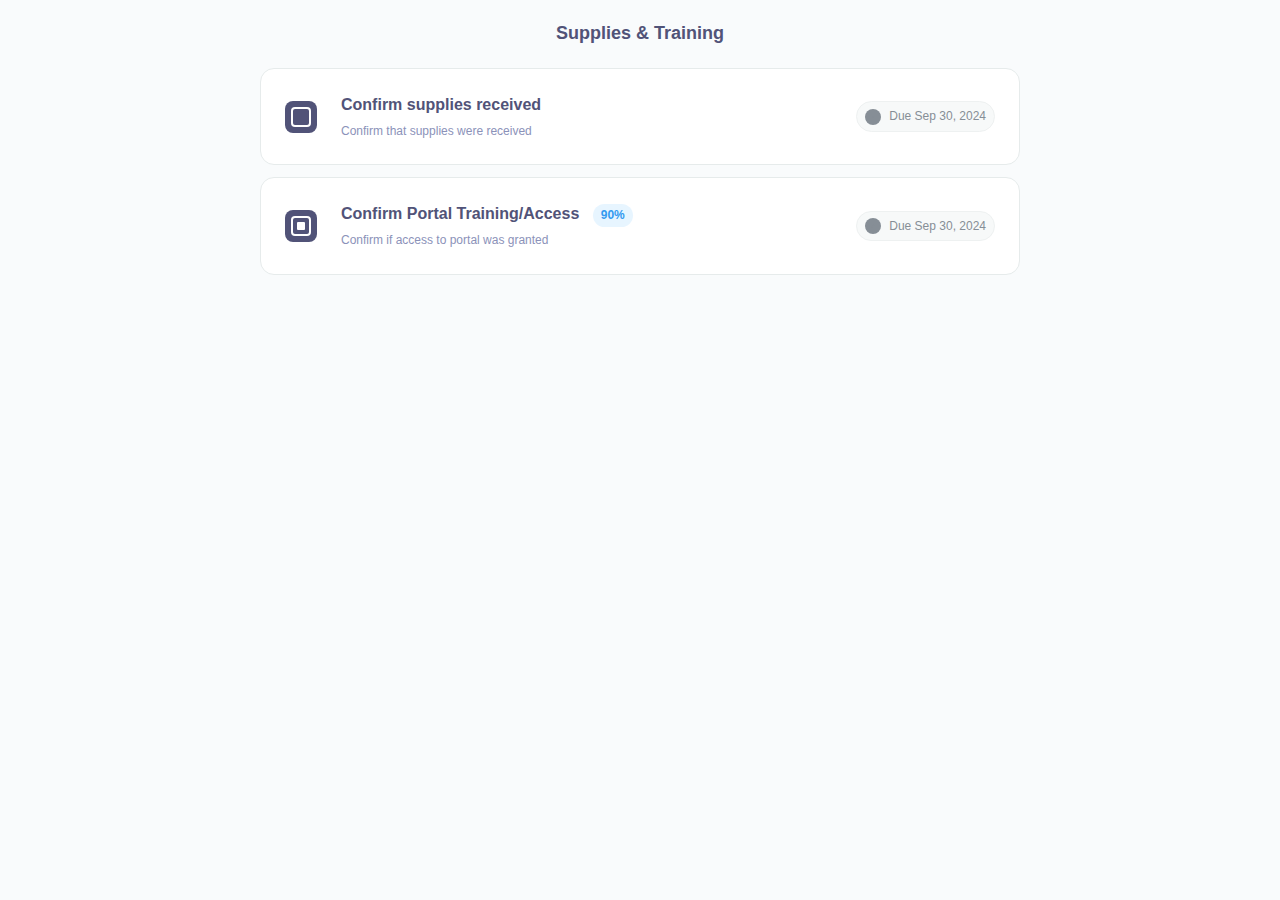
<file: supplies-training-content.html>
<!DOCTYPE html>
<html lang="en">
<head>
    <meta charset="UTF-8">
    <meta name="viewport" content="width=device-width, initial-scale=1.0">
    <title>Supplies & Training Content</title>
    <style>
        * {
            margin: 0;
            padding: 0;
            box-sizing: border-box;
        }

        body {
            font-family: 'Open Sans', sans-serif;
            background-color: #f9fbfc;
            color: #515378;
            line-height: 1.55;
        }

        .container {
            max-width: 800px;
            margin: 0 auto;
            padding: 20px;
        }

        .action-item {
            background: #ffffff;
            border: 1px solid #e6ebeb;
            border-radius: 14px;
            padding: 24px;
            margin-bottom: 12px;
            display: flex;
            align-items: center;
            justify-content: space-between;
        }

        .action-content {
            display: flex;
            align-items: center;
            gap: 24px;
        }

        .action-icon {
            width: 32px;
            height: 32px;
            background: #515378;
            border-radius: 8px;
            display: flex;
            align-items: center;
            justify-content: center;
        }

        .action-text {
            display: flex;
            flex-direction: column;
            gap: 4px;
        }

        .action-title {
            font-weight: 600;
            font-size: 16px;
            color: #515378;
        }

        .action-description {
            font-size: 12px;
            color: #8b92b9;
        }

        .progress-badge {
            background: #e7f5ff;
            color: #339af0;
            font-size: 12px;
            font-weight: 600;
            padding: 2px 8px;
            border-radius: 100px;
            display: inline-flex;
            align-items: center;
            gap: 4px;
            margin-left: 9px;
        }

        .due-date {
            background: #f7f9f9;
            border: 1px solid #eef1f1;
            border-radius: 35px;
            padding: 5px 8px;
            display: flex;
            align-items: center;
            gap: 8px;
            font-size: 12px;
            color: #868e96;
        }

        .clock-icon {
            width: 16px;
            height: 16px;
            background: #868e96;
            border-radius: 50%;
            position: relative;
        }

        .clock-icon::before {
            content: '';
            position: absolute;
            top: 50%;
            left: 50%;
            width: 2px;
            height: 6px;
            background: #868e96;
            transform: translate(-50%, -50%);
            border-radius: 1px;
        }

        .clock-icon::after {
            content: '';
            position: absolute;
            top: 50%;
            left: 50%;
            width: 1px;
            height: 4px;
            background: #868e96;
            transform: translate(-50%, -50%) rotate(45deg);
            border-radius: 0.5px;
        }

        .section-header {
            font-size: 18px;
            font-weight: 600;
            color: #515378;
            margin-bottom: 20px;
            text-align: center;
        }
    </style>
</head>
<body>
    <div class="container">
        <h1 class="section-header">Supplies & Training</h1>
        
        <!-- Action Item 1: Confirm supplies received -->
        <div class="action-item">
            <div class="action-content">
                <div class="action-icon">
                    <!-- Supply box icon representation -->
                    <div style="width: 20px; height: 20px; background: #ffffff; border-radius: 4px; position: relative;">
                        <div style="position: absolute; top: 2px; left: 2px; width: 16px; height: 16px; background: #515378; border-radius: 2px;"></div>
                    </div>
                </div>
                <div class="action-text">
                    <div class="action-title">Confirm supplies received</div>
                    <div class="action-description">Confirm that supplies were received</div>
                </div>
            </div>
            <div class="due-date">
                <div class="clock-icon"></div>
                <span>Due Sep 30, 2024</span>
            </div>
        </div>

        <!-- Action Item 2: Confirm Portal Training/Access -->
        <div class="action-item">
            <div class="action-content">
                <div class="action-icon">
                    <!-- Training/access icon representation -->
                    <div style="width: 20px; height: 20px; background: #ffffff; border-radius: 4px; position: relative;">
                        <div style="position: absolute; top: 2px; left: 2px; width: 16px; height: 16px; background: #515378; border-radius: 2px;"></div>
                        <div style="position: absolute; top: 6px; left: 6px; width: 8px; height: 8px; background: #ffffff; border-radius: 1px;"></div>
                    </div>
                </div>
                <div class="action-text">
                    <div class="action-title">
                        Confirm Portal Training/Access
                        <span class="progress-badge">90%</span>
                    </div>
                    <div class="action-description">Confirm if access to portal was granted</div>
                </div>
            </div>
            <div class="due-date">
                <div class="clock-icon"></div>
                <span>Due Sep 30, 2024</span>
            </div>
        </div>
    </div>
</body>
</html>
</file>
<file: styles.css>
/* Reset and base styles */
* {
    margin: 0;
    padding: 0;
    box-sizing: border-box;
}

body {
    font-family: 'Open Sans', -apple-system, BlinkMacSystemFont, 'Segoe UI', Roboto, sans-serif;
    line-height: 1.55;
    color: #343A40;
    background-color: #fafafa;
    overflow-x: hidden;
}

.app-container {
    display: flex;
    min-height: 100vh;
    width: 100%;
}

/* Sidebar Navigation */
.sidebar {
    width: 60px;
    min-height: 100vh;
    background: #ffffff;
    border-right: 1px solid #ffffff;
    position: fixed;
    top: 0;
    left: 0;
    height: 100vh;
    z-index: 999;
    display: flex;
    flex-direction: column;
    flex-shrink: 0;
}

.sidebar-content {
    flex: 1;
    display: flex;
    flex-direction: column;
    padding: 11px 0;
}

.logo-section {
    display: flex;
    justify-content: center;
    /* margin-bottom: 16px; */
}

.logo-icon {
    width: 17px;
    height: 28px;
}

.nav-separator {
    height: 0;
    border-bottom: 1px solid #e6ebeb;
    margin: 16px 0;
}

.nav-items {
    display: flex;
    flex-direction: column;
    gap: 8px;
    padding: 0 8px;
    justify-content: center;
    align-items: center;
}

.nav-item {
    width: 36px;
    height: 36px;
    border-radius: 4px;
    display: flex;
    align-items: center;
    justify-content: center;
    cursor: pointer;
    transition: background-color 0.2s ease;
}

.nav-item.active {
    background-color: #f0f8f7;
}

.nav-item:hover:not(.active) {
    background-color: #f7f9f9;
}

.nav-icon {
    width: 16px;
    height: 16px;
}

.sidebar-toggle {
    position: absolute;
    left: 46px;
    top: 20px;
    width: 24px;
    height: 24px;
    display: flex;
    align-items: center;
    justify-content: center;
    cursor: pointer;
}

/* Main Content */
.main-content {
    flex: 1;
    display: flex;
    flex-direction: column;
    background: #fafafa;
    min-width: 0; /* Prevent flex item from overflowing */
    width: 100%;
    margin-left: 60px; /* Account for fixed sidebar width */
}

/* Top Navigation Bar */
.top-nav {
    height: 56px;
    background: #ffffff;
    border-bottom: 1px solid #f1f1f1;
    display: flex;
    align-items: center;
    justify-content: space-between;
    padding: 0 16px;
    gap: 16px;
    flex-shrink: 0;
    width: 100%;
    position: fixed;
    top: 0;
    left: 0;
    right: 0;
    z-index: 1000;
    box-shadow: 0 2px 4px rgba(0, 0, 0, 0.1);
}

.breadcrumb {
    display: flex;
    align-items: center;
    gap: 8px;
    flex: 1;
    min-width: 0; /* Allow text to truncate */
}

.breadcrumb-item {
    padding: 2px 8px;
    border-radius: 4px;
    font-size: 18px;
    font-weight: 600;
    color: #3c3e5f;
    display: flex;
    align-items: center;
    gap: 8px;
    white-space: nowrap;
}

.breadcrumb-item.current {
    color: #3c3e5f;
}

.breadcrumb-separator {
    width: 16px;
    height: 16px;
    display: flex;
    align-items: center;
    justify-content: center;
    flex-shrink: 0;
}

.nav-actions {
    display: flex;
    align-items: center;
    gap: 8px;
    flex-shrink: 0;
}

.select-dropdown {
    height: 40px;
    border: 1px solid #e6ebeb;
    border-radius: 8px;
    display: flex;
    align-items: center;
    padding: 0 12px;
    gap: 8px;
    cursor: pointer;
    transition: border-color 0.2s ease;
    white-space: nowrap;
}

.select-dropdown:hover {
    border-color: #339AF0;
}

.select-badge {
    background: #eef1f1;
    border-radius: 6px;
    padding: 2px 4px;
    display: flex;
    align-items: center;
    gap: 4px;
    font-size: 12px;
    color: #212529;
}

.search-icon {
    width: 40px;
    height: 40px;
    border: 1px solid #e6ebeb;
    border-radius: 8px;
    display: flex;
    align-items: center;
    justify-content: center;
    cursor: pointer;
    transition: border-color 0.2s ease;
    flex-shrink: 0;
}

.search-icon:hover {
    border-color: #339AF0;
}

.action-items {
    height: 40px;
    border: 1px solid #e6ebeb;
    border-radius: 8px;
    display: flex;
    align-items: center;
    padding: 0 10px;
    gap: 8px;
    cursor: pointer;
    transition: border-color 0.2s ease;
    position: relative;
    white-space: nowrap;
}

.action-items:hover {
    border-color: #339AF0;
}

.action-items span {
    font-size: 14px;
    color: #343a40;
    font-weight: 400;
}

.badge {
    background: #ff6b6b;
    color: #ffffff;
    font-size: 14px;
    font-weight: 600;
    padding: 0 6px;
    border-radius: 4px;
    min-width: 22px;
    height: 22px;
    display: flex;
    align-items: center;
    justify-content: center;
    flex-shrink: 0;
}

/* Action Items Panel */
.action-items-panel {
    position: fixed;
    top: 64px;
    right: 20px;
    width: 600px;
    max-height: 500px;
    background: #ffffff;
    border: 1px solid #e6ebeb;
    border-radius: 12px;
    box-shadow: 0 8px 32px rgba(0, 0, 0, 0.12);
    z-index: 1000;
    opacity: 0;
    visibility: hidden;
    transform: translateY(-10px);
    transition: all 0.3s ease;
    overflow: hidden;
}

.action-items-panel.active {
    opacity: 1;
    visibility: visible;
    transform: translateY(0);
}

.action-items-header {
    display: flex;
    align-items: center;
    justify-content: space-between;
    padding: 16px 20px;
    border-bottom: 1px solid #e6ebeb;
    background: #f8f9fa;
}

.action-items-header h3 {
    font-size: 16px;
    font-weight: 600;
    color: #343a40;
    margin: 0;
}

.close-action-items {
    background: none;
    border: none;
    cursor: pointer;
    padding: 4px;
    border-radius: 4px;
    transition: background-color 0.2s ease;
}

.close-action-items:hover {
    background: #e9ecef;
}

.action-items-content {
    max-height: 400px;
    overflow-y: auto;
    padding: 0;
}

.action-item {
    display: flex;
    align-items: flex-start;
    gap: 12px;
    padding: 16px 20px;
    border-bottom: 1px solid #f1f3f4;
    transition: background-color 0.2s ease;
    cursor: pointer;
}

.action-item:hover {
    background: #f8f9fa;
}

.action-item:last-child {
    border-bottom: none;
}

.action-item-icon {
    flex-shrink: 0;
    width: 32px;
    height: 32px;
    background: #e9ecef;
    border-radius: 6px;
    display: flex;
    align-items: center;
    justify-content: center;
}

.action-item-content {
    flex: 1;
    min-width: 0;
}

.action-item-content h4 {
    font-size: 14px;
    font-weight: 600;
    color: #343a40;
    margin: 0 0 4px 0;
    line-height: 1.4;
}

.action-item-content p {
    font-size: 12px;
    color: #868e96;
    margin: 0;
    line-height: 1.4;
}

.action-item-status {
    flex-shrink: 0;
    font-size: 12px;
    font-weight: 500;
    padding: 4px 8px;
    border-radius: 4px;
    text-transform: uppercase;
    letter-spacing: 0.5px;
}

.action-item-status.pending {
    background: #fff3cd;
    color: #856404;
}

.action-item-status.completed {
    background: #d4edda;
    color: #155724;
}

.action-item-status.overdue {
    background: #ffebee;
    color: #d32f2f;
    border: 1px solid #ffcdd2;
}

.action-item.overdue {
    background: #ffffff;
    border-left: 3px solid #ff6b6b;
}

.action-item-icon.overdue {
    background: #ffebee;
}

.action-item-icon.overdue img {
    filter: brightness(0) saturate(100%) invert(27%) sepia(51%) saturate(2878%) hue-rotate(340deg) brightness(104%) contrast(97%);
}

.due-date.overdue {
    font-size: 11px;
    color: #d32f2f;
    font-weight: 600;
    margin-top: 4px;
    display: block;
}

.action-item-status.due-soon {
    background: #fff3e0;
    color: #f57c00;
    border: 1px solid #ffcc02;
}

.action-item.due-soon {
    background: #ffffff;
    border-left: 3px solid #ff9800;
}

.action-item-icon.due-soon {
    background: #fff3e0;
}

.action-item-icon.due-soon img {
    filter: brightness(0) saturate(100%) invert(45%) sepia(100%) saturate(2000%) hue-rotate(25deg) brightness(100%) contrast(100%);
}

.due-date.due-soon {
    font-size: 11px;
    color: #f57c00;
    font-weight: 600;
    margin-top: 4px;
    display: block;
}

.avatar {
    width: 40px;
    height: 40px;
    background: #e5dbff;
    border-radius: 50%;
    display: flex;
    align-items: center;
    justify-content: center;
    font-size: 14px;
    font-weight: 600;
    color: #ae3ec9;
    cursor: pointer;
    flex-shrink: 0;
}

/* Layout Toggle Button */
.layout-toggle-btn {
    display: flex;
    align-items: center;
    justify-content: center;
    gap: 8px;
    background: #ffffff;
    border: 1px solid #e6ebeb;
    border-radius: 8px;
    padding: 8px 12px;
    font-size: 12px;
    font-weight: 500;
    color: #343a40;
    cursor: pointer;
    transition: all 0.2s ease;
    white-space: nowrap;
    flex-shrink: 0;
    height: 40px;
    min-width: 100px;
}

.layout-toggle-btn:hover {
    background: #f8f9fa;
    border-color: #dee2e6;
}

.layout-toggle-btn.active {
    background: #ffffff;
    color: #343a40;
    border-color: #e6ebeb;
}

.layout-toggle-btn.active span {
    color: #343a40;
}

/* Content Container */
.content-container {
    flex: 1;
    display: flex;
    flex-direction: column;
    max-width: 900px;
    margin: 0 auto;
    width: 100%;
    padding-top: 76px; /* Account for fixed top navigation (56px + 20px) */
}

/* Progress Tracker */
.progress-tracker {
    display: flex;
    gap: 3px;
    padding: 20px;
    width: 100%;
    overflow-x: auto;
    flex-shrink: 0;
}

.progress-item {
    flex: 1;
    min-width: 120px;
    display: flex;
    flex-direction: column;
    gap: 8px;
    cursor: pointer;
    transition: all 0.3s ease;
}

.progress-item:hover {
    transform: translateY(-2px);
}

.progress-item.active {
    transform: translateY(-2px);
}

.progress-header {
    display: flex;
    align-items: center;
    justify-content: center;
    gap: 4px;
    flex-wrap: wrap;
}

.progress-title {
    font-size: 12px;
    font-weight: 400;
    color: #696b86;
    text-align: center;
    line-height: 1.2;
}

.progress-item.active .progress-title {
    color: #339af0;
    font-weight: 600;
}

.progress-badge {
    background: #e3ebf6;
    border-radius: 13px;
    padding: 1px 5px;
    display: flex;
    align-items: center;
    justify-content: center;
    flex-shrink: 0;
    transition: background-color 0.2s ease;
}

.progress-badge.active {
    background: #e7f5ff;
}

.progress-badge span {
    font-size: 12px;
    color: #696b86;
    font-weight: 400;
    transition: color 0.2s ease;
}

.progress-badge.active span {
    color: #339af0;
    font-weight: 600;
}

.progress-bar {
    height: 4px;
    background: #e3ebf6;
    border-radius: 2px;
    transition: background-color 0.3s ease;
}

.progress-bar.active {
    background: #339af0;
}

/* Task Cards */
.task-cards {
    display: flex;
    flex-direction: column;
    gap: 12px;
    padding: 0 20px 20px;
    width: 100%;
    flex: 1;
}

.task-card {
    background: #ffffff;
    border: 1px solid #e6ebeb;
    border-radius: 14px;
    padding: 24px;
    display: flex;
    align-items: center;
    justify-content: space-between;
    transition: all 0.3s ease;
    gap: 16px;
    cursor: pointer;
}

.task-card:hover {
    box-shadow: 0 4px 12px rgba(0, 0, 0, 0.1);
}

.task-content {
    display: flex;
    align-items: center;
    gap: 24px;
    flex: 1;
    min-width: 0;
}

.task-icon {
    width: 32px;
    height: 34px;
    display: flex;
    align-items: center;
    justify-content: center;
    flex-shrink: 0;
}

.task-info {
    display: flex;
    flex-direction: column;
    gap: 4px;
    min-width: 0;
}

.task-title {
    font-size: 16px;
    font-weight: 600;
    color: #515378;
    line-height: 1.55;
    display: flex;
    align-items: center;
    gap: 8px;
}

.progress-badge {
    background: #e7f5ff;
    color: #339af0;
    font-size: 12px;
    font-weight: 600;
    padding: 2px 8px;
    border-radius: 100px;
    display: inline-flex;
    align-items: center;
    gap: 4px;
}

.task-description {
    font-size: 12px;
    font-weight: 400;
    color: #8b92b9;
    line-height: 1.55;
}

.task-status {
    display: flex;
    align-items: center;
    gap: 8px;
    padding: 5px 8px;
    border-radius: 35px;
    font-size: 12px;
    font-weight: 400;
    flex-shrink: 0;
    white-space: nowrap;
}

.task-status.completed {
    background: #e7f5ff !important;
    color: #339af0 !important;
    border: 1px solid #d0ebff !important;
}

.task-status.completed span {
    color: #339af0 !important;
}

.task-status.completed svg {
    fill: #339af0 !important;
}

.task-status.pending {
    background: #f7f9f9 !important;
    color: #868e96 !important;
    border: 1px solid #eef1f1 !important;
}

.task-status.pending span {
    color: #868e96 !important;
}

.task-status.pending img {
    filter: brightness(0.7);
}

/* Urgent task styling */
.task-card.pending.urgent {
    border-color: #e6ebeb;
    background: #ffffff;
}

.task-card.pending.urgent:hover {
    border-color: #339AF0;
    box-shadow: 0 4px 12px rgba(51, 154, 240, 0.15);
}

/* Overdue tasks (red) */
.task-status.pending.overdue {
    background: #ffebee !important;
    color: #d32f2f !important;
    border: 1px solid #ffcdd2 !important;
}

.task-status.pending.overdue span {
    color: #d32f2f !important;
}

.task-status.pending.overdue img {
    filter: brightness(0) saturate(100%) invert(27%) sepia(51%) saturate(2878%) hue-rotate(340deg) brightness(104%) contrast(97%);
}

/* Due soon tasks (orange) */
.task-status.pending.due-soon {
    background: #fff3e0 !important;
    color: #f57c00 !important;
    border: 1px solid #ffcc02 !important;
}

.task-status.pending.due-soon span {
    color: #f57c00 !important;
}

.task-status.pending.due-soon img {
    filter: brightness(0) saturate(100%) invert(45%) sepia(100%) saturate(2000%) hue-rotate(25deg) brightness(100%) contrast(100%);
}

.task-progress {
    display: flex;
    align-items: center;
    gap: 4px;
    background: #e7f5ff;
    padding: 2px 4px;
    border-radius: 100px;
    margin-left: 8px;
}

.task-progress-icon {
    width: 12px;
    height: 12px;
}

.task-progress-text {
    color: #339af0;
    font-size: 12px;
    font-weight: 600;
}

/* ==========================================================================
   Site Qualification Visit Sidesheet
   ========================================================================== */

.sqv-overlay {
    position: fixed;
    top: 0;
    left: 0;
    width: 100%;
    height: 100%;
    background: rgba(0, 0, 0, 0.5);
    z-index: 1000;
    display: none;
    align-items: center;
    justify-content: flex-end;
    animation: fadeIn 0.3s ease-out;
}

.sqv-overlay.active {
    display: flex;
}

.sqv-container {
    width: 600px;
    height: 100%;
    background: #ffffff;
    box-shadow: 0px 0px 14px 0px rgba(0, 0, 0, 0.16);
    display: flex;
    flex-direction: column;
    animation: slideIn 0.3s ease-out;
}

/* Sidesheet Header */
.sqv-header {
    height: 60px;
    background: #ffffff;
    border-bottom: 1px solid #e6ebeb;
    display: flex;
    align-items: center;
    justify-content: space-between;
    padding: 0 24px;
    flex-shrink: 0;
}

.sqv-header h2 {
    font-size: 18px;
    font-weight: 600;
    color: #212529;
    line-height: 1.55;
    margin: 0;
}

.sqv-close-btn {
    background: none;
    border: none;
    cursor: pointer;
    padding: 0;
    width: 24px;
    height: 24px;
    display: flex;
    align-items: center;
    justify-content: center;
    transition: opacity 0.2s ease;
}

.sqv-close-btn:hover {
    opacity: 0.7;
}

/* Sidesheet Content */
.sqv-content {
    padding: 24px;
    overflow-y: auto;
    flex: 1;
}

/* Timeline Layout */
.sqv-timeline {
    position: relative;
    display: flex;
    flex-direction: column;
    gap: 60px;
}

.timeline-line {
    position: absolute;
    left: 11px;
    top: 40px;
    bottom: 40px;
    width: 1px;
    background: #e6ebeb;
}

.timeline-line-2 {
    position: absolute;
    left: 11px;
    top: 40px;
    bottom: 40px;
    width: 1px;
    background: #e6ebeb;
    height: 60px;
}

/* Timeline Steps */
.timeline-step {
    display: flex;
    gap: 16px;
    align-items: flex-start;
    position: relative;
   
}

.timeline-step-2 {
    display: flex;
    gap: 16px;
    align-items: flex-start;
    position: relative;
    padding-bottom: 40px;
}

/* Step Icons */
.step-icon {
    width: 22px;
    height: 22px;
    flex-shrink: 0;
    display: flex;
    align-items: center;
    justify-content: center;
    background: #ffffff;
    border-radius: 50%;
    z-index: 1;
}

.step-icon.completed {
    color: #44a699;
}

.step-icon.pending {
    color: #868e96;
}

/* Step Content */
.step-content {
    flex: 1;
    display: flex;
    flex-direction: column;
    gap: 4px;
}

.step-header h3 {
    font-size: 14px;
    font-weight: 600;
    color: #1b1e3c;
    margin: 0;
    line-height: 1.55;
}

.step-details {
    display: flex;
    flex-direction: column;
    gap: 8px;
    align-items: start;
    flex-wrap: wrap;
}

/* Detail Badges */
.detail-badge {
    display: flex;
    align-items: center;
    gap: 8px;
    padding: 4px 8px;
    border-radius: 5px;
    font-size: 12px;
    font-weight: 400;
}

.detail-badge.scheduled {
    background: #ebfbee;
    color: #44a699;
}

.detail-badge.meeting {
    background: #f7f9f9;
    color: #868e96;
}

.detail-badge.due {
    background: #f7f9f9;
    color: #868e96;
}

.detail-badge.completed {
    background: #d4edda;
    color: #155724;
}

.detail-badge img {
    width: 16px;
    height: 16px;
}

.detail-badge.meeting img {
    width: 20px;
    height: 17px;
}

.sqv-complete-btn {
    display: flex;
    align-items: center;
    gap: 6px;
    background: #339af0;
    color: white;
    border: none;
    border-radius: 8px;
    padding: 8px 12px;
    font-size: 12px;
    font-weight: 600;
    cursor: pointer;
    transition: all 0.3s ease;
    margin-top: 8px;
    height: 40px;
    box-shadow: 0px 2px 0px 0px rgba(0, 0, 0, 0.03);
}

.sqv-complete-btn:hover {
    background: #228be6;
    transform: translateY(-1px);
}

.sqv-complete-btn:active {
    transform: translateY(0);
}

.sqv-complete-btn:disabled {
    background: #40c057;
    cursor: not-allowed;
    transform: none;
}

.im-complete-btn {
    display: flex;
    align-items: center;
    gap: 6px;
    background: #339af0;
    color: white;
    border: none;
    border-radius: 8px;
    padding: 8px 12px;
    font-size: 12px;
    font-weight: 600;
    cursor: pointer;
    transition: all 0.3s ease;
    margin-top: 8px;
    height: 40px;
    box-shadow: 0px 2px 0px 0px rgba(0, 0, 0, 0.03);
}

.im-complete-btn:hover {
    background: #228be6;
    transform: translateY(-1px);
}

.im-complete-btn:active {
    transform: translateY(0);
}

.im-complete-btn:disabled {
    background: #40c057;
    cursor: not-allowed;
    transform: none;
}

.siv-complete-btn {
    display: flex;
    align-items: center;
    gap: 6px;
    background: #339af0;
    color: white;
    border: none;
    border-radius: 8px;
    padding: 8px 12px;
    font-size: 12px;
    font-weight: 600;
    cursor: pointer;
    transition: all 0.3s ease;
    margin-top: 8px;
    height: 40px;
    box-shadow: 0px 2px 0px 0px rgba(0, 0, 0, 0.03);
}

.siv-complete-btn:hover {
    background: #228be6;
    transform: translateY(-1px);
}

.siv-complete-btn:active {
    transform: translateY(0);
}

.siv-complete-btn:disabled {
    background: #40c057;
    cursor: not-allowed;
    transform: none;
}

/* Make checkmark white when SIV button is completed (disabled state) */
.siv-complete-btn:disabled img {
    filter: brightness(0) invert(1);
}

/* ==========================================================================
   Investigator Meeting Sidesheet
   ========================================================================== */

.im-sidesheet {
    position: fixed;
    top: 0;
    left: 0;
    width: 100%;
    height: 100%;
    background: rgba(0, 0, 0, 0.5);
    z-index: 1000;
    display: none;
    align-items: center;
    justify-content: flex-end;
    animation: fadeIn 0.3s ease-out;
}

.im-sidesheet.active {
    display: flex;
}

.im-sidesheet-container {
    width: 600px;
    height: 100%;
    background: #ffffff;
    box-shadow: 0px 0px 14px 0px rgba(0, 0, 0, 0.16);
    display: flex;
    flex-direction: column;
    animation: slideIn 0.3s ease-out;
}

/* Sidesheet Header */
.im-sidesheet-header {
    height: 60px;
    background: #ffffff;
    border-bottom: 1px solid #e6ebeb;
    display: flex;
    align-items: center;
    justify-content: space-between;
    padding: 0 24px;
    flex-shrink: 0;
}

.im-sidesheet-title {
    font-size: 18px;
    font-weight: 600;
    color: #212529;
    line-height: 1.55;
    margin: 0;
}

.im-sidesheet-close-btn {
    background: none;
    border: none;
    cursor: pointer;
    padding: 0;
    width: 40px;
    height: 40px;
    display: flex;
    align-items: center;
    justify-content: center;
    transition: opacity 0.2s ease;
    border-radius: 8px;
    box-shadow: 0px 2px 0px 0px rgba(0, 0, 0, 0.03);
}

.im-sidesheet-close-btn:hover {
    opacity: 0.7;
}

/* Sidesheet Content */
.im-sidesheet-content {
    padding: 24px;
    overflow-y: auto;
    flex: 1;
}

/* Timeline Layout */
.im-timeline {
    position: relative;
    display: flex;
    flex-direction: column;
    gap: 60px;
}

/* Reuse existing timeline styles for IM sidesheet */
.im-timeline .timeline-line {
    position: absolute;
    left: 11px;
    top: 40px;
    bottom: 40px;
    width: 1px;
    background: #e6ebeb;
}

.im-timeline .timeline-step {
    display: flex;
    gap: 16px;
    align-items: flex-start;
    position: relative;
}

.im-timeline .step-icon {
    width: 22px;
    height: 22px;
    flex-shrink: 0;
    display: flex;
    align-items: center;
    justify-content: center;
    background: #ffffff;
    border-radius: 50%;
    z-index: 1;
}

.im-timeline .step-icon--pending {
    color: #868e96;
}

.im-timeline .step-content {
    flex: 1;
    display: flex;
    flex-direction: column;
    gap: 4px;
}

.im-timeline .step-header h3 {
    font-size: 14px;
    font-weight: 600;
    color: #1b1e3c;
    margin: 0;
    line-height: 1.55;
}

.im-timeline .step-details {
    display: flex;
    gap: 8px;
    align-items: start;
    flex-wrap: wrap;
}

.im-timeline .detail-badge {
    display: flex;
    align-items: center;
    gap: 8px;
    padding: 4px 8px;
    border-radius: 5px;
    font-size: 12px;
    font-weight: 400;
}

.im-timeline .detail-badge--due {
    background: #f7f9f9;
    color: #868e96;
}

.im-timeline .detail-badge img {
    width: 16px;
    height: 16px;
}

/* ==========================================================================
   Site Initiation Visit (SIV) Sidesheet
   ========================================================================== */

.siv-sidesheet {
    position: fixed;
    top: 0;
    left: 0;
    width: 100%;
    height: 100%;
    background: rgba(0, 0, 0, 0.5);
    z-index: 1000;
    display: none;
    align-items: center;
    justify-content: flex-end;
    animation: fadeIn 0.3s ease-out;
}

.siv-sidesheet.active {
    display: flex;
}

.siv-sidesheet-container {
    width: 600px;
    height: 100%;
    background: #ffffff;
    box-shadow: 0px 0px 14px 0px rgba(0, 0, 0, 0.16);
    display: flex;
    flex-direction: column;
    animation: slideIn 0.3s ease-out;
}

/* Sidesheet Header */
.siv-sidesheet-header {
    height: 60px;
    background: #ffffff;
    border-bottom: 1px solid #e6ebeb;
    display: flex;
    align-items: center;
    justify-content: space-between;
    padding: 0 24px;
    flex-shrink: 0;
}

.siv-sidesheet-title {
    font-size: 18px;
    font-weight: 600;
    color: #212529;
    line-height: 1.55;
    margin: 0;
}

.siv-sidesheet-close-btn {
    background: none;
    border: none;
    cursor: pointer;
    padding: 0;
    width: 40px;
    height: 40px;
    display: flex;
    align-items: center;
    justify-content: center;
    transition: opacity 0.2s ease;
    border-radius: 8px;
    box-shadow: 0px 2px 0px 0px rgba(0, 0, 0, 0.03);
}

.siv-sidesheet-close-btn:hover {
    opacity: 0.7;
}

/* Sidesheet Content */
.siv-sidesheet-content {
    padding: 24px;
    overflow-y: auto;
    flex: 1;
}

/* Timeline Layout */
.siv-timeline {
    position: relative;
    display: flex;
    flex-direction: column;
}

.siv-timeline .timeline-steps {
    display: flex;
    flex-direction: column;
    gap: 40px;
}

/* Reuse existing timeline styles for SIV sidesheet */
.siv-timeline .timeline-line {
    position: absolute;
    left: 11px;
    top: 40px;
    bottom: 40px;
    width: 1px;
    background: #e6ebeb;
}

.siv-timeline .timeline-step {
    display: flex;
    gap: 16px;
    align-items: flex-start;
    position: relative;
}

.siv-timeline .step-icon {
    width: 22px;
    height: 22px;
    flex-shrink: 0;
    display: flex;
    align-items: center;
    justify-content: center;
    background: #ffffff;
    border-radius: 50%;
    z-index: 1;
}

.siv-timeline .step-icon--pending {
    color: #868e96;
}

.siv-timeline .step-content {
    flex: 1;
    display: flex;
    flex-direction: column;
    gap: 4px;
}

.siv-timeline .step-header h3 {
    font-size: 14px;
    font-weight: 600;
    color: #1b1e3c;
    margin: 0;
    line-height: 1.55;
}

.siv-timeline .step-details {
    display: flex;
    gap: 8px;
    align-items: start;
    flex-wrap: wrap;
}

.siv-timeline .detail-badge {
    display: flex;
    align-items: center;
    gap: 8px;
    padding: 4px 8px;
    border-radius: 5px;
    font-size: 12px;
    font-weight: 400;
}

.siv-timeline .detail-badge--due {
    background: #f7f9f9;
    color: #868e96;
}

.siv-timeline .detail-badge img {
    width: 16px;
    height: 16px;
}

/* Filtering Styles */
.task-card.hidden {
    display: none;
}

.task-card.visible {
    display: flex;
    animation: fadeIn 0.4s ease-out;
}

/* Sidesheet Styles */
.sidesheet-overlay {
    position: fixed;
    top: 0;
    left: 0;
    width: 100%;
    height: 100%;
    background: rgba(0, 0, 0, 0.5);
    z-index: 1000;
    display: none;
    align-items: center;
    justify-content: flex-end;
    animation: fadeIn 0.3s ease-out;
}

.sidesheet-overlay.active {
    display: flex;
}

.sidesheet-container {
    width: 600px;
    height: 100%;
    background: #ffffff;
    box-shadow: 0px 0px 14px 0px rgba(0, 0, 0, 0.16);
    display: flex;
    flex-direction: column;
    animation: slideIn 0.3s ease-out;
    /* padding: 24px; */
}

@keyframes slideIn {
    from {
        transform: translateX(100%);
    }
    to {
        transform: translateX(0);
    }
}

.sidesheet-header {
    height: 60px;
    background: #ffffff;
    border-bottom: 1px solid #e6ebeb;
    display: flex;
    align-items: center;
    justify-content: space-between;
    padding: 0 24px;
    flex-shrink: 0;
}

.sidesheet-title {
    font-size: 16px;
    font-weight: 600;
    color: #212529;
    line-height: 1.55;
}

.sidesheet-actions {
    display: flex;
    align-items: center;
    gap: 20px;
}

.edit-button {
    background: #339af0;
    color: #ffffff;
    border: none;
    border-radius: 8px;
    padding: 6px 16px;
    font-size: 14px;
    font-weight: 600;
    display: flex;
    align-items: center;
    gap: 8px;
    cursor: pointer;
    transition: background-color 0.2s ease;
    box-shadow: 0px 2px 0px 0px rgba(0, 0, 0, 0.03);
    height: 40px;
}

.edit-button:hover {
    background: #228be6;
}

.edit-button.save-mode {
    background: #40c057;
}

.edit-button.save-mode:hover {
    background: #37b24d;
}

.close-button {
    background: none;
    border: none;
    width: 40px;
    height: 40px;
    display: flex;
    align-items: center;
    justify-content: center;
    cursor: pointer;
    transition: background-color 0.2s ease;
    border-radius: 8px;
    box-shadow: 0px 2px 0px 0px rgba(0, 0, 0, 0.03);
}

.close-button:hover {
    background: #f7f9f9;
}

.sidesheet-content {
    flex: 1;
    padding: 24px;
    overflow-y: auto;
    background: #ffffff;
}

.form-container {
    display: flex;
    flex-direction: column;
    gap: 20px;
    max-width: 528px;
    padding: 0;
}

.form-field {
    display: flex;
    flex-direction: column;
    gap: 8px;
    margin-bottom: 16px;
}

.form-label {
    font-size: 14px;
    font-weight: 600;
    color: #212529;
    line-height: 1.55;
    margin-bottom: 4px;
}

/* Text input container */
.form-input-text {
    background: #f7f9f9;
    border: 1px solid #d5dede;
    border-radius: 4px;
    padding: 8px 12px;
    min-height: 40px;
    display: flex;
    align-items: center;
    box-sizing: border-box;
    margin: 0;
}

/* Textarea input container */
.form-input-textarea {
    background: #f7f9f9;
    border: 1px solid #d5dede;
    border-radius: 4px;
    padding: 12px;
    min-height: 80px;
    display: flex;
    align-items: flex-start;
    box-sizing: border-box;
    margin: 0;
    position: relative;
}

/* Common input styles */
.form-input-text input,
.form-input-textarea textarea {
    width: 100%;
    background: transparent;
    border: none;
    outline: none;
    font-size: 14px;
    font-weight: 400;
    color: #343a40;
    line-height: 1.55;
    font-family: inherit;
    box-sizing: border-box;
}

/* Textarea specific styles */
.form-input-textarea textarea {
    resize: vertical;
    min-height: 60px;
    padding: 0;
}

/* Disabled states */
.form-input-text input:disabled,
.form-input-textarea textarea:disabled {
    color: #868e96;
    cursor: not-allowed;
}

/* Focus states */
.form-input-text input:focus,
.form-input-textarea textarea:focus {
    color: #343a40;
}

/* Ensure no double borders */
.form-input-text input,
.form-input-textarea textarea {
    border: none !important;
    outline: none !important;
}

/* Edit mode styles for text inputs */
.sidesheet-container.edit-mode .form-input-text {
    background: #ffffff;
    border-color: #339af0;
}

.sidesheet-container.edit-mode .form-input-text input:disabled {
    color: #343a40;
    cursor: text;
}

/* Edit mode styles for textarea inputs */
.sidesheet-container.edit-mode .form-input-textarea {
    background: #ffffff;
    border-color: #339af0;
}

.sidesheet-container.edit-mode .form-input-textarea textarea:disabled {
    color: #343a40;
    cursor: text;
}

.button-group {
    display: flex;
    gap: 8px;
    margin-bottom: 12px;
}

.yes-no-button {
    background: #f7f9f9;
    border: 1px solid #d5dede;
    border-radius: 8px;
    padding: 8px 16px;
    font-size: 14px;
    font-weight: 600;
    color: #212529;
    cursor: pointer;
    transition: all 0.2s ease;
    min-width: 100px;
    height: 40px;
    display: flex;
    align-items: center;
    justify-content: center;
    box-shadow: 0px 2px 0px 0px rgba(0, 0, 0, 0.03);
}

.yes-no-button.active {
    background: #339af0;
    color: #ffffff !important;
    border-color: #339af0;
}

.yes-no-button:hover:not(.active):not(:disabled) {
    background: #e9ecef;
    border-color: #adb5bd;
}

.yes-no-button:disabled {
    opacity: 0.6;
    cursor: not-allowed;
    color: #868e96;
}

/* Edit mode button styles */
.sidesheet-container.edit-mode .yes-no-button:disabled {
    opacity: 1;
    cursor: pointer;
    color: #212529;
}

.sidesheet-container.edit-mode .yes-no-button:hover:not(.active) {
    background: #e9ecef;
    border-color: #adb5bd;
}

/* Document Review Sidesheet Styles */
.document-review-container {
    display: flex;
    flex-direction: column;
    gap: 24px;
    /* max-width: 528px; */
}

.document-card {
    background: #ffffff;
    border: 1px solid #e6ebeb;
    border-radius: 12px;
    padding: 16px;
    display: flex;
    flex-direction: column;
    gap: 16px;
    width: 100%;
}

.document-header {
    display: flex;
    justify-content: space-between;
    align-items: flex-start;
    width: 100%;
}

.document-info {
    display: flex;
    align-items: center;
    gap: 10px;
    flex: 1;
}

.document-icon {
    width: 24px;
    height: 24px;
    display: flex;
    align-items: center;
    justify-content: center;
    flex-shrink: 0;
}

.document-title {
    font-size: 18px;
    font-weight: 600;
    color: #343a40;
    line-height: 1.55;
}

.document-status {
    display: flex;
    align-items: center;
    justify-content: center;
    gap: 8px;
    min-height: 30px;
    flex-shrink: 0;
}

.status-chip {
    display: inline-flex;
    align-items: center;
    gap: 6px;
    padding: 2px 8px;
    font-size: 12px;
    font-weight: 600;
    color: #855d00;
    background: #fff3e0;
    border: 1px solid #ffcc02;
    border-radius: 16px;
}

.document-meta {
    display: flex;
    align-items: center;
    gap: 10px;
    flex-wrap: wrap;
}

.meta-badges {
    display: flex;
    gap: 10px;
    flex-shrink: 0;
}

.meta-badge {
    background: #f7f9f9;
    color: #868e96;
    font-size: 12px;
    font-weight: 400;
    padding: 2px 10px;
    border-radius: 36px;
    line-height: 1.55;
    white-space: nowrap;
}

.meta-date {
    font-size: 12px;
    color: #696b86;
    font-weight: 400;
    line-height: 1.55;
    flex: 1;
}

.document-description {
    font-size: 12px;
    color: #696b86;
    font-weight: 400;
    line-height: 1.55;
    width: 100%;
}

.document-actions {
    display: flex;
    justify-content: space-between;
    align-items: center;
    width: 100%;
    gap: 16px;
}

.action-buttons {
    display: flex;
    gap: 0;
    flex: 1;
}

.action-btn {
    background: #ffffff;
    border: 1px solid #eaeaee;
    border-radius: 8px;
    padding: 6px 12px;
    font-size: 12px;
    font-weight: 600;
    color: #282c52;
    cursor: pointer;
    transition: all 0.2s ease;
    display: flex;
    align-items: center;
    gap: 8px;
    box-shadow: 0px 2px 0px 0px rgba(0, 0, 0, 0.03);
    white-space: nowrap;
    flex: 1;
    justify-content: center;
    height: 40px;
}

.action-btn:first-child {
    border-top-right-radius: 0;
    border-bottom-right-radius: 0;
}

.action-btn:not(:first-child):not(:last-child) {
    border-radius: 0;
    border-left: none;
    border-right: none;
}

.action-btn:last-child {
    border-top-left-radius: 0;
    border-bottom-left-radius: 0;
}

.action-btn:hover {
    background: #f8f9fa;
}

.action-btn.primary {
    background: #ffffff;
    color: #282c52;
    border-color: #eaeaee;
    /* border-radius: 8px; */
}

.action-btn.primary.download{
    border-radius: 8px;
}

.action-btn.primary:hover {
    background: #f8f9fa;
}


.approve-btn {
    background: #228be6;
    border: 1px solid #eaeaee;
    border-radius: 8px;
    padding: 6px 12px;
    font-size: 12px;
    font-weight: 600;
    color: #ffffff;
    cursor: pointer;
    transition: all 0.2s ease;
    box-shadow: 0px 2px 0px 0px rgba(0, 0, 0, 0.03);
    white-space: nowrap;
    flex-shrink: 0;
    height: 40px;
}

.approve-btn:hover {
    background: #1c7ed6;
}

.approve-btn:disabled {
    background: #6c757d;
    cursor: not-allowed;
}

/* Section Divider */
.section-divider {
    height: 1px;
    background: #e6ebeb;
    margin: 32px 0;
    width: 100%;
}

/* Activity Section */
.activity-section {
    display: flex;
    flex-direction: column;
    gap: 24px;
    margin-top: 8px;
}

.comment-input {
    background: #fbfbfb;
    border: 1px solid #d5dede;
    border-radius: 8px;
    padding: 12px;
    display: flex;
    flex-direction: column;
    gap: 16px;
}

.comment-textarea {
    background: transparent;
    border: none;
    outline: none;
    font-size: 14px;
    font-weight: 400;
    color: #868e96;
    font-family: inherit;
    resize: vertical;
    min-height: 60px;
    padding: 6px;
}

.comment-textarea::placeholder {
    color: #868e96;
}

.comment-actions {
    display: flex;
    justify-content: flex-end;
    gap: 10px;
}

/* Hide cancel button by default, show only when textarea has content */
.comment-input:not(:has(.comment-textarea:not(:placeholder-shown))) .comment-btn.secondary {
    display: none;
}

.comment-btn {
    background: #ccd4d4;
    border: 1px solid #eaeaee;
    border-radius: 8px;
    padding: 6px 12px;
    font-size: 12px;
    font-weight: 600;
    color: #ffffff;
    cursor: pointer;
    transition: all 0.2s ease;
    display: flex;
    align-items: center;
    gap: 8px;
    box-shadow: 0px 2px 0px 0px rgba(0, 0, 0, 0.03);
    height: 40px;
}

.comment-btn:hover {
    background: #b8c2c2;
}

.comment-btn.primary {
    background: #ccd4d4;
}

.comment-btn.primary:hover {
    background: #b8c2c2;
}

.comment-btn.primary.active {
    background: #228be6;
    color: #ffffff;
}

.comment-btn.primary.active:hover {
    background: #1c7ed6;
}

/* Activity Feed */
.activity-feed {
    display: flex;
    flex-direction: column;
    gap: 16px;
}

.activity-item {
    display: flex;
    gap: 12px;
    align-items: flex-start;
}

.activity-avatar {
    width: 24px;
    height: 24px;
    background: #e5dbff;
    color: #5f3dc4;
    border-radius: 50%;
    display: flex;
    align-items: center;
    justify-content: center;
    font-size: 10px;
    font-weight: 600;
    flex-shrink: 0;
}

.activity-content {
    flex: 1;
    display: flex;
    flex-direction: column;
    gap: 4px;
}

.activity-header {
    display: flex;
    align-items: center;
    gap: 8px;
    flex-wrap: wrap;
}

.activity-user {
    font-size: 14px;
    font-weight: 600;
    color: #1b1e3c;
}

.activity-action {
    font-size: 14px;
    font-weight: 400;
    color: #1b1e3c;
}

.activity-document {
    font-size: 14px;
    font-weight: 600;
    color: #1b1e3c;
}

.activity-time {
    font-size: 12px;
    color: #868e96;
    font-weight: 400;
}

.activity-text {
    font-size: 12px;
    color: #696b86;
    font-weight: 400;
    line-height: 1.55;
}

.activity-file {
    background: #f7f9f9;
    border-radius: 100px;
    padding: 4px 10px;
    display: flex;
    align-items: center;
    gap: 8px;
    width: fit-content;
}

.activity-file span {
    font-size: 12px;
    color: #696b86;
    font-weight: 400;
}

/* Responsive adjustments for document review sidesheet */
@media (max-width: 768px) {
    .document-actions {
        flex-direction: column;
        gap: 12px;
        align-items: stretch;
    }
    
    .action-buttons {
        flex-direction: column;
        width: 100%;
    }
    
    .action-btn {
        border-radius: 8px !important;
        border: 1px solid #eaeaee !important;
        justify-content: center;
        width: 100%;
    }
    
    .approve-btn {
        width: 100%;
        justify-content: center;
    }
    
    .activity-header {
        flex-direction: column;
        align-items: flex-start;
        gap: 4px;
    }
    
    .document-meta {
        flex-direction: column;
        align-items: flex-start;
        gap: 8px;
    }
    
    .meta-date {
        flex: none;
    }
}

@media (max-width: 480px) {
    .document-card {
        padding: 12px;
    }
    
    .document-header {
        flex-direction: column;
        align-items: flex-start;
        gap: 12px;
    }
    
    .document-meta {
        flex-direction: column;
        align-items: flex-start;
        gap: 8px;
    }
    
    .comment-actions {
        flex-direction: column;
    }
    
    .comment-btn {
        width: 100%;
        justify-content: center;
    }
    
    .action-buttons {
        flex-direction: column;
    }
    
    .action-btn {
        border-radius: 8px !important;
        border: 1px solid #eaeaee !important;
        justify-content: center;
        width: 100%;
    }
}

/* Animations */
@keyframes fadeIn {
    from {
        opacity: 0;
        transform: translateY(10px);
    }
    to {
        opacity: 1;
        transform: translateY(0);
    }
}

.task-card {
    animation: fadeIn 0.3s ease-out;
}

.task-card:nth-child(2) {
    animation-delay: 0.1s;
}

/* Hover Effects */
.nav-item:hover {
    transform: scale(1.05);
}

.task-card:hover {
    transform: translateY(-2px);
}

.select-dropdown:hover,
.search-icon:hover,
.action-items:hover {
    transform: translateY(-1px);
    box-shadow: 0 4px 8px rgba(0, 0, 0, 0.1);
}

/* Point of Contacts Sidesheet Styles */


#point-of-contacts-sidesheet-container .sidesheet-header {
    display: flex;
    justify-content: space-between;
    align-items: center;
    padding: 24px;
    border-bottom: 1px solid #e6ebeb;
    height: 60px;
}

#point-of-contacts-sidesheet-container .sidesheet-header h2 {
    font-family: 'Open Sans', sans-serif;
    font-weight: 600;
    font-size: 18px;
    color: #212529;
    margin: 0;
}

#point-of-contacts-sidesheet-container .sidesheet-actions {
    display: flex;
    gap: 12px;
    align-items: center;
}

#point-of-contacts-sidesheet-container .edit-btn {
    display: flex;
    align-items: center;
    gap: 8px;
    background: #339af0;
    color: #ffffff;
    border: none;
    border-radius: 8px;
    padding: 6px 16px;
    font-family: 'Open Sans', sans-serif;
    font-weight: 600;
    font-size: 14px;
    cursor: pointer;
    box-shadow: 0px 3px 0.4px 0px rgba(161, 161, 161, 0.38);
    transition: background-color 0.2s ease;
    line-height: 1.55;
}

#point-of-contacts-sidesheet-container .edit-btn:hover {
    background: #228be6;
}



#point-of-contacts-sidesheet-container .close-btn {
    background: none;
    border: none;
    cursor: pointer;
    padding: 0;
    display: flex;
    align-items: center;
    justify-content: center;
    width: 24px;
    height: 24px;
    transition: background-color 0.2s ease;
    border-radius: 4px;
    overflow: hidden;
}

#point-of-contacts-sidesheet-container .close-btn:hover {
    background: #f7f9f9;
}

#point-of-contacts-sidesheet-container .close-btn svg {
    /* width: 16px;
    height: 16px; */
}

#point-of-contacts-sidesheet-container .sidesheet-content {
    padding: 24px;
    flex: 1;
    display: flex;
    flex-direction: column;
    gap: 0;
    /* padding-top: 40px;
    padding-bottom: 40px; */
}

.contact-section {
    padding: 0 16px;
    border-radius: 5px;
}

.contact-section .section-header {
    display: flex;
    align-items: center;
    gap: 10px;
    margin-bottom: 20px;
}

.contact-section .section-header h3 {
    font-family: 'Open Sans', sans-serif;
    font-weight: 600;
    font-size: 12px;
    color: #1b1e3c;
    margin: 0;
}

.contact-fields {
    display: flex;
    flex-direction: column;
    gap: 10px;
}

.contact-field {
    display: flex;
    align-items: center;
    gap: 12px;
    width: 100%;
}

.field-label {
    display: flex;
    align-items: center;
    gap: 6px;
    width: 230px;
    min-width: 230px;
}

.field-label span {
    font-family: 'Open Sans', sans-serif;
    font-weight: 400;
    font-size: 12px;
    color: #9395a8;
}

.contact-input,
.contact-textarea {
    flex: 1;
    font-family: 'Open Sans', sans-serif;
    font-weight: 400;
    font-size: 12px;
    color: #1b1e3c;
    background: transparent;
    border: none;
    outline: none;
    padding: 0;
    resize: none;
    min-height: auto;
}

.contact-input:read-only,
.contact-textarea:read-only {
    color: #1b1e3c;
}

.contact-input:not(:read-only),
.contact-textarea:not(:read-only) {
    background: #f8f9fa;
    border: 1px solid #e6ebeb;
    border-radius: 4px;
    padding: 8px 12px;
}

.contact-input:not(:read-only):focus,
.contact-textarea:not(:read-only):focus {
    border-color: #339af0;
    box-shadow: 0 0 0 2px rgba(51, 154, 240, 0.1);
    outline: none;
}

.contact-input::placeholder,
.contact-textarea::placeholder {
    color: #9395a8;
}

/* Red placeholder text for add fields in Point of Contacts (view mode only) */
#sub-name::placeholder,
#sub-phone::placeholder,
#sub-email::placeholder {
    color: #e03131;
}

/* Gray placeholder text for add fields in edit mode */
#sub-name:not([readonly])::placeholder,
#sub-phone:not([readonly])::placeholder,
#sub-email:not([readonly])::placeholder {
    color: #9395a8;
}

.contact-textarea {
    min-height: 40px;
    line-height: 1.55;
}

.vial-team {
    /* background: #f8f8f8;
    border-top: 1px solid #e6ebeb; */
    /* margin-top: auto; */
    padding: 0 16px;
}



/* Responsive adjustments */
@media (max-width: 768px) {
    #point-of-contacts-sidesheet-container {
        width: 100%;
    }
    
    .contact-field {
        flex-direction: column;
        align-items: flex-start;
        gap: 8px;
    }
    
    .field-label {
        width: 100%;
        min-width: auto;
    }
    
    .edit-mode-content {
        padding: 16px;
    }
}

/* Regulatory Documents List Styles */
#regulatory-documents-sidesheet-container .regulatory-documents-list {
    display: flex;
    flex-direction: column;
    gap: 10px;
    /* padding: 16px; */
    width: 100%;
    box-sizing: border-box;
}

#regulatory-documents-sidesheet-container .regulatory-document-item {
    display: flex;
    align-items: center;
    justify-content: space-between;
    padding: 16px;
    border: 1px solid #e6ebeb;
    border-radius: 8px;
    background: #ffffff;
    cursor: pointer;
    transition: all 0.2s ease;
    width: 100%;
    box-sizing: border-box;
    min-height: 60px;
}

#regulatory-documents-sidesheet-container .regulatory-document-item:hover {
    background: #f8f9fa;
    border-color: #dee2e6;
}

#regulatory-documents-sidesheet-container .regulatory-document-item .document-info {
    display: flex;
    align-items: center;
    gap: 20px;
    flex: 1;
    min-width: 0;
}

#regulatory-documents-sidesheet-container .regulatory-document-item .document-icon {
    flex-shrink: 0;
    width: 22px;
    height: 22px;
}

#regulatory-documents-sidesheet-container .regulatory-document-item .document-details {
    display: flex;
    flex-direction: column;
    gap: 4px;
    flex: 1;
    min-width: 0;
}

#regulatory-documents-sidesheet-container .regulatory-document-item .document-title {
    font-family: 'Open Sans', sans-serif;
    font-weight: 600;
    font-size: 14px;
    line-height: 1.55;
    color: #1b1e3c;
    margin: 0;
    word-wrap: break-word;
    overflow-wrap: break-word;
}

#regulatory-documents-sidesheet-container .regulatory-document-item .document-status {
    display: flex;
    align-items: center;
    justify-content: flex-start;
    gap: 8px;
    /* padding-left: 32px; */
    min-height: 20px;
}

#regulatory-documents-sidesheet-container .regulatory-document-item .document-status.pending {
    color: #868e96;
    font-size: 12px;
    font-weight: 400;
}

#regulatory-documents-sidesheet-container .regulatory-document-item .document-status.completed {
    color: #1971c2;
    font-size: 12px;
    font-weight: 400;
}

#regulatory-documents-sidesheet-container .regulatory-document-item .status-badge {
    display: flex;
    align-items: center;
    gap: 8px;
    background: #e7f5ff;
    padding: 4px 8px;
    border-radius: 5px;
    white-space: nowrap;
}

#regulatory-documents-sidesheet-container .regulatory-document-item .document-arrow {
    flex-shrink: 0;
    margin-left: 16px;
}

#regulatory-documents-sidesheet-container .regulatory-document-item .chevron-right {
    position: relative;
    width: 16px;
    height: 16px;
    opacity: 0.6;
    transition: opacity 0.2s ease;
}

#regulatory-documents-sidesheet-container .regulatory-document-item .chevron-icon {
    position: absolute;
    /* inset: 20.83% 33.33%; */
    width: 100%;
    height: 100%;
}

#regulatory-documents-sidesheet-container .regulatory-document-item .chevron-icon img {
    width: 100%;
    height: 100%;
    display: block;
    max-width: none;
}

#regulatory-documents-sidesheet-container .regulatory-document-item:hover .chevron-right {
    opacity: 1;
}

/* Form 1572 Sidesheet Styles */
.form-1572-container {
    max-width: 1200px;
    width: auto;
    height: 100vh;
    max-height: none;
}

.form-1572-content {
    display: flex;
    gap: 16px;
    height: 100%;
    /* padding: 16px; */
}

/* Document Preview Section */
.document-preview-section {
    flex: 0 0 510px;
    display: flex;
    flex-direction: column;
    gap: 16px;
    overflow-y: auto;
    padding-right: 16px;
}

.document-preview-container {
    display: flex;
    flex-direction: column;
    gap: 16px;
}

.document-preview {
    width: 100%;
    height: 673px;
    background-size: 111.24% 108.46%;
    background-position: 50.88% 46.49%;
    background-repeat: no-repeat;
    border-radius: 5px;
    box-shadow: 0 2px 8px rgba(0, 0, 0, 0.1);
}

.document-preview:nth-child(2) {
    height: 693px;
    background-size: 110.49% 105.35%;
    background-position: 52.05% 70.13%;
}

.document-preview:nth-child(3) {
    height: 689px;
    background-size: 111.24% 106.24%;
    background-position: 50.88% 61.72%;
}

/* Signature Form Section */
.signature-form-section {
    flex: 0 0 400px;
    display: flex;
    flex-direction: column;
    justify-content: start;
    align-items: center;
    padding: 20px;
    border: 1px solid #eaeaee;
    border-radius: 10px;
    background: #ffffff;
}

.signature-form-container {
    width: 100%;
    display: flex;
    flex-direction: column;
    gap: 16px;
}

.signature-form-header {
    display: flex;
    flex-direction: column;
    gap: 6px;
    margin-bottom: 8px;
}

.signature-form-title {
    font-family: 'Open Sans', sans-serif;
    font-weight: 600;
    font-size: 16px;
    color: #212529;
    line-height: 1.55;
}

.signature-form-subtitle {
    font-family: 'Open Sans', sans-serif;
    font-weight: 400;
    font-size: 12px;
    color: #9e9e9e;
    line-height: 1.55;
}

/* Form Input Groups */
.form-input-group {
    display: flex;
    flex-direction: column;
    gap: 4px;
    width: 100%;
}

.form-label {
    font-family: 'Open Sans', sans-serif;
    font-weight: 600;
    font-size: 14px;
    color: #212529;
    line-height: 1.55;
}

.form-input {
    position: relative;
    width: 100%;
}

.form-input input {
    width: 100%;
    padding: 8px 12px;
    border: 1px solid #d5dede;
    border-radius: 4px;
    font-family: 'Open Sans', sans-serif;
    font-weight: 400;
    font-size: 14px;
    color: #343a40;
    background: #ffffff;
    box-sizing: border-box;
}

.form-input input:focus {
    outline: none;
    border-color: #339af0;
    box-shadow: 0 0 0 2px rgba(51, 154, 240, 0.2);
}

/* Signature Input */
.signature-input {
    width: 100%;
    height: 146px;
    border: 1px solid #d5dede;
    border-radius: 4px;
    background: #ffffff;
    display: flex;
    align-items: center;
    justify-content: flex-start;
    padding: 8px 12px;
    box-sizing: border-box;
    cursor: text;
    transition: border-color 0.2s ease;
}

.signature-input:hover {
    border-color: #339af0;
}

.signature-input:focus-within {
    border-color: #339af0;
    box-shadow: 0 0 0 2px rgba(51, 154, 240, 0.2);
}

.signature-text {
    font-family: 'Gwendolyn', cursive;
    font-size: 54px;
    color: #343a40;
    line-height: 1.55;
    cursor: text;
    user-select: none;
}

/* Submit Button */
.submit-signature-btn {
    background: #339af0;
    color: #ffffff;
    border: none;
    border-radius: 8px;
    padding: 6px 16px;
    font-family: 'Open Sans', sans-serif;
    font-weight: 600;
    font-size: 14px;
    line-height: 1.55;
    cursor: pointer;
    box-shadow: 0px 2px 0px 0px rgba(0, 0, 0, 0.03);
    transition: background-color 0.2s ease, transform 0.1s ease;
    margin-top: 8px;
    height: 40px;
}

.submit-signature-btn:hover {
    background: #228be6;
    transform: translateY(-1px);
}

.submit-signature-btn:active {
    transform: translateY(0);
    box-shadow: 0px 1px 0.4px 0px rgba(161, 161, 161, 0.38);
}

/* Close Button for Form 1572 */
#close-form-1572-sidesheet .close-icon {
    position: relative;
    width: 24px;
    height: 24px;
}

#close-form-1572-sidesheet .close-line {
    position: absolute;
    width: 100%;
    height: 100%;
    display: flex;
    align-items: center;
    justify-content: center;
}

#close-form-1572-sidesheet .close-line img {
    width: 16px;
    height: 16px;
}

/* Responsive Design */
@media (max-width: 1024px) {
    .form-1572-content {
        flex-direction: column;
        gap: 20px;
    }
    
    .document-preview-section {
        flex: none;
        height: 400px;
        overflow-x: auto;
        overflow-y: hidden;
    }
    
    .document-preview-container {
        flex-direction: row;
        gap: 16px;
        min-width: max-content;
    }
    
    .document-preview {
        width: 300px;
        height: 400px;
        flex-shrink: 0;
    }
    
    .signature-form-section {
        flex: none;
        width: 400px;
        align-self: center;
    }
}

@media (max-width: 768px) {
    .form-1572-container {
        width: auto;
        height: 100vh;
    }
    
    .document-preview {
        width: 250px;
        height: 350px;
    }
    
    .signature-text {
        font-size: 36px;
    }
}

/* Signed State Styles */
.signed-section {
    display: none;
}

.signed-signature-display {
    width: 100%;
    height: 146px;
    border: 1px solid #d5dede;
    border-radius: 17px;
    background: #f9fff6;
    display: flex;
    align-items: center;
    justify-content: flex-start;
    padding: 8px 12px;
    box-sizing: border-box;
}

.signed-signature-text {
    font-family: 'Gwendolyn', cursive;
    font-size: 54px;
    color: #343a40;
    line-height: 1.55;
    user-select: none;
}

/* Animation for transition */
.signature-form-section {
    transition: opacity 0.3s ease, transform 0.3s ease;
}

.signature-form-section.fade-out {
    opacity: 0;
    transform: translateY(-10px);
}

.signature-form-section.fade-in {
    opacity: 1;
    transform: translateY(0);
}

/* ==========================================================================
   Confirm Supplies Received Sidesheet
   ========================================================================== */

.supplies-sidesheet {
    position: fixed;
    top: 0;
    left: 0;
    width: 100%;
    height: 100%;
    background: rgba(0, 0, 0, 0.5);
    z-index: 1000;
    display: none;
    align-items: center;
    justify-content: flex-end;
    animation: fadeIn 0.3s ease-out;
}

.supplies-sidesheet.active {
    display: flex;
}

.supplies-sidesheet-container {
    background: #ffffff;
    width: 600px;
    height: 100vh;
    overflow-y: auto;
    animation: slideIn 0.3s ease-out;
    display: flex;
    flex-direction: column;
}

.supplies-sidesheet-header {
    display: flex;
    align-items: center;
    justify-content: space-between;
    padding: 24px;
    border-bottom: 1px solid #e6ebeb;
    background: #ffffff;
    position: sticky;
    top: 0;
    z-index: 10;
    flex-shrink: 0;
}

.supplies-sidesheet-title {
    font-size: 18px;
    font-weight: 600;
    color: #212529;
    margin: 0;
}

.supplies-sidesheet-close-btn {
    background: none;
    border: none;
    cursor: pointer;
    padding: 4px;
    border-radius: 8px;
    transition: background-color 0.2s ease;
    width: 40px;
    height: 40px;
    display: flex;
    align-items: center;
    justify-content: center;
    box-shadow: 0px 2px 0px 0px rgba(0, 0, 0, 0.03);
}

.supplies-sidesheet-close-btn:hover {
    background-color: #f7f9f9;
}

.supplies-sidesheet-close-btn .close-icon {
    display: flex;
    flex-direction: column;
    align-items: center;
    justify-content: center;
    width: 24px;
    height: 24px;
    position: relative;
}

.supplies-sidesheet-close-btn .close-line {
    position: absolute;
    width: 16px;
    height: 16px;
}

.supplies-sidesheet-close-btn .close-line img {
    width: 16px;
    height: 16px;
}

.supplies-sidesheet-content {
    padding: 24px;
    display: flex;
    flex-direction: column;
    gap: 16px;
    flex: 1;
    overflow-y: auto;
}

.supply-item {
    border: 1px solid #e6ebeb;
    border-radius: 8px;
    padding: 16px;
    position: relative;
}

.supply-header {
    display: flex;
    align-items: center;
    gap: 10px;
    margin-bottom: 8px;
}

.supply-header h3 {
    font-size: 14px;
    font-weight: 600;
    color: #1b1e3c;
    margin: 0;
}

.supply-details {
    display: flex;
    flex-direction: column;
    gap: 4px;
    margin-left: 32px;
    margin-bottom: 12px;
}

.supply-details .detail-badge {
    background: #f7f9f9;
    border-radius: 5px;
    padding: 4px 8px;
    display: flex;
    align-items: center;
    gap: 8px;
    font-size: 12px;
    color: #868e96;
    width: fit-content;
}

.supply-details .detail-badge img {
    width: 16px;
    height: 16px;
}

.confirm-receipt-btn {
    background: #228be6;
    color: #ffffff;
    border: none;
    border-radius: 8px;
    padding: 6px 12px;
    font-size: 12px;
    font-weight: 600;
    cursor: pointer;
    display: flex;
    align-items: center;
    gap: 8px;
    transition: background-color 0.2s ease;
    box-shadow: 0px 2px 0px 0px rgba(0, 0, 0, 0.03);
    height: 40px;
}

.confirm-receipt-btn:hover {
    background: #1c7ed6;
}

.confirm-receipt-btn:active {
    transform: translateY(1px);
}

@media (max-width: 768px) {
    .supplies-sidesheet-container {
        width: 100%;
        height: 100vh;
    }
    
    .supplies-sidesheet-header {
        padding: 16px;
    }
    
    .supplies-sidesheet-content {
        padding: 16px;
    }
    
    .supply-item {
        padding: 12px;
    }
    
    .supply-details {
        margin-left: 24px;
    }
}

/* Portal Training/Access Sidesheet Styles */
.portal-training-sidesheet-container {
    background: white;
    width: 600px;
    height: 100vh;
    position: relative;
    box-shadow: -4px 0 20px rgba(0, 0, 0, 0.1);
    display: flex;
    flex-direction: column;
}

.portal-training-sidesheet-header {
    display: flex;
    justify-content: space-between;
    align-items: center;
    padding: 24px;
    border-bottom: 1px solid #e6ebeb;
    background: white;
    position: sticky;
    top: 0;
    z-index: 10;
}

.portal-training-sidesheet-title {
    font-family: 'Open Sans', sans-serif;
    font-weight: 600;
    font-size: 18px;
    color: #212529;
    margin: 0;
    line-height: 1.55;
}

.portal-training-sidesheet-close-btn {
    background: none;
    border: none;
    cursor: pointer;
    padding: 8px;
    border-radius: 8px;
    transition: background-color 0.2s ease;
    display: flex;
    align-items: center;
    justify-content: center;
    width: 40px;
    height: 40px;
    box-shadow: 0px 2px 0px 0px rgba(0, 0, 0, 0.03);
}

.portal-training-sidesheet-close-btn:hover {
    background-color: #f7f9f9;
}

.portal-training-sidesheet-close-btn .close-icon {
    display: flex;
    flex-direction: column;
    align-items: center;
    justify-content: center;
    width: 24px;
    height: 24px;
    position: relative;
}

.portal-training-sidesheet-close-btn .close-line {
    position: absolute;
    width: 16px;
    height: 16px;
}

.portal-training-sidesheet-close-btn .close-line img {
    width: 16px;
    height: 16px;
}

.portal-training-sidesheet-content {
    flex: 1;
    padding: 16px;
    overflow-y: auto;
}

.training-item {
    background: white;
    border: 1px solid #e6ebeb;
    border-radius: 8px;
    padding: 16px;
    margin-bottom: 12px;
    position: relative;
    transition: all 0.3s ease;
}

.training-header {
    display: flex;
    align-items: center;
    gap: 10px;
    margin-bottom: 8px;
}

.training-header h3 {
    font-family: 'Open Sans', sans-serif;
    font-weight: 600;
    font-size: 14px;
    color: #1b1e3c;
    margin: 0;
    line-height: 1.55;
}

.training-details {
    display: flex;
    gap: 8px;
    margin-bottom: 12px;
    padding-left: 32px;
}

.training-details .detail-badge {
    background: #f7f9f9;
    padding: 4px 8px;
    border-radius: 5px;
    display: flex;
    align-items: center;
    gap: 4px;
    font-family: 'Open Sans', sans-serif;
    font-size: 12px;
    color: #868e96;
    line-height: 1.55;
}

.confirm-training-btn {
    background: #228be6;
    color: white;
    border: none;
    border-radius: 8px;
    padding: 6px 12px;
    font-family: 'Open Sans', sans-serif;
    font-weight: 600;
    font-size: 12px;
    cursor: pointer;
    display: flex;
    align-items: center;
    gap: 8px;
    transition: all 0.3s ease;
    box-shadow: 0 2px 0 rgba(0, 0, 0, 0.03);
    height: 40px;
}

.confirm-training-btn:hover {
    background: #1c7ed6;
}

.confirm-training-btn:disabled {
    background: #40c057;
    cursor: not-allowed;
}

/* Green state for completed training buttons */
.confirm-training-btn.completed {
    background: #40c057;
    cursor: not-allowed;
}

.confirm-training-btn.completed:hover {
    background: #37b24d;
}

/* Make checkmark white when confirm training buttons are completed (disabled state) */
.confirm-training-btn:disabled img {
    filter: brightness(0) invert(1);
}

/* Responsive design for portal training sidesheet */
@media (max-width: 768px) {
    .portal-training-sidesheet-container {
        width: 100%;
        padding: 0;
    }
    
    .portal-training-sidesheet-content {
        padding: 16px;
    }
}

/* Site Activation Letter Sidesheet Styles */
.site-activation-sidesheet-container {
    background: white;
    width: 600px;
    height: 100vh;
    position: relative;
    box-shadow: -4px 0 20px rgba(0, 0, 0, 0.1);
    display: flex;
    flex-direction: column;
}

.site-activation-sidesheet-header {
    display: flex;
    justify-content: space-between;
    align-items: center;
    padding: 24px;
    border-bottom: 1px solid #e6ebeb;
    background: white;
    position: sticky;
    top: 0;
    z-index: 10;
}

.site-activation-sidesheet-title {
    font-family: 'Open Sans', sans-serif;
    font-weight: 600;
    font-size: 18px;
    color: #212529;
    margin: 0;
    line-height: 1.55;
}

.site-activation-sidesheet-close-btn {
    background: none;
    border: none;
    cursor: pointer;
    padding: 8px;
    border-radius: 8px;
    transition: background-color 0.2s ease;
    display: flex;
    align-items: center;
    justify-content: center;
    width: 40px;
    height: 40px;
    box-shadow: 0px 2px 0px 0px rgba(0, 0, 0, 0.03);
}

.site-activation-sidesheet-close-btn:hover {
    background-color: #f7f9f9;
}

.site-activation-sidesheet-close-btn .close-icon {
    display: flex;
    flex-direction: column;
    align-items: center;
    justify-content: center;
    width: 24px;
    height: 24px;
    position: relative;
}

.site-activation-sidesheet-close-btn .close-line {
    position: absolute;
    width: 16px;
    height: 16px;
}

.site-activation-sidesheet-close-btn .close-line img {
    width: 16px;
    height: 16px;
}

.site-activation-sidesheet-content {
    flex: 1;
    padding: 16px;
    overflow-y: auto;
}

.activation-item {
    background: white;
    border: 1px solid #e6ebeb;
    border-radius: 8px;
    padding: 16px;
    margin-bottom: 12px;
    position: relative;
    transition: all 0.3s ease;
}

.activation-header {
    display: flex;
    align-items: center;
    gap: 10px;
    margin-bottom: 8px;
}

.activation-header h3 {
    font-family: 'Open Sans', sans-serif;
    font-weight: 600;
    font-size: 14px;
    color: #1b1e3c;
    margin: 0;
    line-height: 1.55;
}

.activation-details {
    display: flex;
    gap: 8px;
    margin-bottom: 12px;
    padding-left: 32px;
}

.activation-details .detail-badge {
    background: #f7f9f9;
    padding: 4px 8px;
    border-radius: 5px;
    display: flex;
    align-items: center;
    gap: 4px;
    font-family: 'Open Sans', sans-serif;
    font-size: 12px;
    color: #868e96;
    line-height: 1.55;
}

.confirm-activation-btn {
    background: #228be6;
    color: white;
    border: none;
    border-radius: 8px;
    padding: 6px 12px;
    font-family: 'Open Sans', sans-serif;
    font-weight: 600;
    font-size: 12px;
    cursor: pointer;
    display: flex;
    align-items: center;
    gap: 8px;
    transition: all 0.3s ease;
    box-shadow: 0 2px 0 rgba(0, 0, 0, 0.03);
    height: 40px;
}

.confirm-activation-btn:hover {
    background: #1c7ed6;
}

.confirm-activation-btn:disabled {
    background: #40c057;
    cursor: not-allowed;
}

/* Green state for completed confirm buttons */
.confirm-receipt-btn.completed,
.confirm-activation-btn.completed {
    background: #40c057;
    cursor: not-allowed;
}

.confirm-receipt-btn.completed:hover,
.confirm-activation-btn.completed:hover {
    background: #37b24d;
}

/* Make checkmark white when confirm activation button is completed (disabled state) */
.confirm-activation-btn:disabled img {
    filter: brightness(0) invert(1);
}

/* Make checkmark white when confirm receipt buttons are completed (disabled state) */
.confirm-receipt-btn:disabled img {
    filter: brightness(0) invert(1);
}

/* Responsive design for site activation sidesheet */
@media (max-width: 768px) {
    .site-activation-sidesheet-container {
        width: 100%;
        padding: 0;
    }
    
    .site-activation-sidesheet-content {
        padding: 16px;
    }
}

/* List view layout styles */
.content-container.list-view .progress-tracker {
    display: none;
}

.content-container.list-view .task-cards {
    display: flex;
    flex-direction: column;
    gap: 16px;
    padding: 20px;
}

.content-container.list-view .task-card {
    display: flex !important;
    opacity: 1 !important;
    transform: none !important;
}

/* Document Upload Section Styles */
.document-upload-section {
    padding: 24px;
}

.upload-container {
    max-width: 600px;
    margin: 0 auto;
}

.upload-header {
    text-align: center;
    margin-bottom: 32px;
}

.upload-title {
    font-family: 'Open Sans', sans-serif;
    font-weight: 600;
    font-size: 24px;
    color: #343A40;
    margin-bottom: 8px;
    line-height: 1.3;
}

.upload-subtitle {
    font-family: 'Open Sans', sans-serif;
    font-size: 14px;
    color: #868e96;
    line-height: 1.5;
}

.upload-area {
    border: 2px dashed #dee2e6;
    border-radius: 12px;
    padding: 48px 24px;
    text-align: center;
    background: #f8f9fa;
    transition: all 0.3s ease;
    margin-bottom: 24px;
    cursor: pointer;
}

.upload-area:hover {
    border-color: #228be6;
    background: #f1f3ff;
}

.upload-area.dragover {
    border-color: #228be6;
    background: #e7f5ff;
}

.upload-icon {
    margin-bottom: 16px;
    opacity: 0.6;
    transition: all 0.3s ease;
}

.upload-icon.has-file {
    opacity: 1;
}

.upload-text {
    font-family: 'Open Sans', sans-serif;
    font-size: 14px;
    color: #495057;
    line-height: 1.5;
}

.upload-text p {
    margin-bottom: 8px;
}

.upload-link {
    color: #228be6;
    text-decoration: underline;
    cursor: pointer;
    font-weight: 600;
}

.upload-link:hover {
    color: #1c7ed6;
}

.upload-hint {
    font-size: 12px !important;
    color: #868e96 !important;
    margin-top: 8px;
}

.upload-btn {
    background: #228be6;
    color: white;
    border: none;
    border-radius: 8px;
    padding: 12px 24px;
    font-family: 'Open Sans', sans-serif;
    font-weight: 600;
    font-size: 14px;
    cursor: pointer;
    display: block;
    width: 100%;
    transition: all 0.3s ease;
    box-shadow: 0 2px 0 rgba(0, 0, 0, 0.03);
}

.upload-btn:hover {
    background: #1c7ed6;
    transform: translateY(-1px);
    box-shadow: 0 4px 8px rgba(34, 139, 230, 0.2);
}

.upload-btn:active {
    transform: translateY(0);
    box-shadow: 0 2px 0 rgba(0, 0, 0, 0.03);
}

.upload-btn:disabled {
    background: #868e96;
    cursor: not-allowed;
    transform: none;
    box-shadow: none;
}

/* Responsive design for document upload sections */
@media (max-width: 768px) {
    .document-upload-section {
        padding: 16px;
    }
    
    .upload-container {
        max-width: 100%;
    }
    
    .upload-area {
        padding: 32px 16px;
    }
    
    .upload-title {
        font-size: 20px;
    }
}

/* Toast Notification Styles */
.toast-container {
    position: fixed;
    top: 20px;
    right: 20px;
    z-index: 10000;
    display: flex;
    flex-direction: column;
    gap: 12px;
}

.toast {
    background: #ffffff;
    border: 1px solid #e6ebeb;
    border-radius: 8px;
    padding: 16px 20px;
    box-shadow: 0 4px 12px rgba(0, 0, 0, 0.15);
    display: flex;
    align-items: center;
    gap: 12px;
    min-width: 300px;
    max-width: 400px;
    transform: translateX(100%);
    opacity: 0;
    transition: all 0.3s ease;
    animation: slideIn 0.3s ease forwards;
}

.toast.show {
    transform: translateX(0);
    opacity: 1;
}

.toast.hide {
    transform: translateX(100%);
    opacity: 0;
}

.toast-icon {
    width: 20px;
    height: 20px;
    flex-shrink: 0;
}

.toast-content {
    flex: 1;
}

.toast-title {
    font-family: 'Open Sans', sans-serif;
    font-weight: 600;
    font-size: 14px;
    color: #343A40;
    margin-bottom: 2px;
    line-height: 1.3;
}

.toast-message {
    font-family: 'Open Sans', sans-serif;
    font-size: 13px;
    color: #868e96;
    line-height: 1.4;
}

.toast-close {
    background: none;
    border: none;
    cursor: pointer;
    padding: 4px;
    border-radius: 4px;
    transition: background-color 0.2s ease;
    flex-shrink: 0;
}

.toast-close:hover {
    background: #f8f9fa;
}

.toast-close svg {
    width: 16px;
    height: 16px;
    color: #868e96;
}

@keyframes slideIn {
    from {
        transform: translateX(100%);
        opacity: 0;
    }
    to {
        transform: translateX(0);
        opacity: 1;
    }
}

@keyframes slideOut {
    from {
        transform: translateX(0);
        opacity: 1;
    }
    to {
        transform: translateX(100%);
        opacity: 0;
    }
}

/* Responsive design for toast notifications */
@media (max-width: 768px) {
    .toast-container {
        top: 10px;
        right: 10px;
        left: 10px;
    }
    
    .toast {
        min-width: auto;
        max-width: none;
    }
}

/* Upload Modal Styles */
.upload-modal-overlay {
    position: fixed;
    top: 0;
    left: 0;
    width: 100%;
    height: 100%;
    background: rgba(0, 0, 0, 0.5);
    display: flex;
    align-items: center;
    justify-content: center;
    z-index: 10001;
    opacity: 0;
    visibility: hidden;
    transition: all 0.3s ease;
}

.upload-modal-overlay.active {
    opacity: 1;
    visibility: visible;
}

.upload-modal-container {
    background: #ffffff;
    border-radius: 12px;
    width: 90%;
    max-width: 500px;
    max-height: 90vh;
    overflow-y: auto;
    box-shadow: 0 20px 25px -5px rgba(0, 0, 0, 0.1), 0 10px 10px -5px rgba(0, 0, 0, 0.04);
    transform: scale(0.9);
    transition: transform 0.3s ease;
}

.upload-modal-overlay.active .upload-modal-container {
    transform: scale(1);
}

.upload-modal-header {
    display: flex;
    align-items: center;
    justify-content: space-between;
    padding: 24px 24px 0 24px;
    border-bottom: 1px solid #e6ebeb;
    padding-bottom: 16px;
}

.upload-modal-title {
    font-family: 'Open Sans', sans-serif;
    font-weight: 600;
    font-size: 18px;
    color: #343A40;
    margin: 0;
}

.upload-modal-close {
    background: none;
    border: none;
    cursor: pointer;
    padding: 8px;
    border-radius: 6px;
    transition: background-color 0.2s ease;
    display: flex;
    align-items: center;
    justify-content: center;
}

.upload-modal-close:hover {
    background: #f8f9fa;
}

.upload-modal-content {
    padding: 24px;
}

.upload-area-modal {
    border: 2px dashed #dee2e6;
    border-radius: 12px;
    padding: 48px 24px;
    text-align: center;
    background: #f8f9fa;
    transition: all 0.3s ease;
    margin-bottom: 24px;
    cursor: pointer;
}

.upload-area-modal:hover {
    border-color: #228be6;
    background: #f1f3ff;
}

.upload-area-modal.dragover {
    border-color: #228be6;
    background: #e7f5ff;
}

.upload-area-modal.has-file {
    border-color: #40c057;
    background: #f8fff9;
}

.upload-icon-modal {
    margin-bottom: 16px;
    opacity: 0.6;
}

.upload-text-modal {
    font-family: 'Open Sans', sans-serif;
    font-size: 14px;
    color: #495057;
    line-height: 1.5;
}

.upload-text-modal p {
    margin-bottom: 8px;
}

.upload-link-modal {
    color: #228be6;
    text-decoration: underline;
    cursor: pointer;
    font-weight: 600;
}

.upload-link-modal:hover {
    color: #1c7ed6;
}

.upload-hint-modal {
    font-size: 12px !important;
    color: #868e96 !important;
    margin-top: 8px;
}

.upload-progress {
    margin-bottom: 24px;
}

.progress-bar-upload {
    width: 100%;
    height: 8px;
    background: #e9ecef;
    border-radius: 4px;
    overflow: hidden;
    margin-bottom: 8px;
}

.progress-fill {
    height: 100%;
    background: #228be6;
    width: 0%;
    transition: width 0.3s ease;
}

.progress-text {
    font-family: 'Open Sans', sans-serif;
    font-size: 12px;
    color: #868e96;
    text-align: center;
}

.upload-success {
    display: flex;
    align-items: center;
    gap: 16px;
    padding: 16px;
    background: #f8fff9;
    border: 1px solid #d3f2d3;
    border-radius: 8px;
    margin-bottom: 24px;
}

.success-icon {
    flex-shrink: 0;
}

.success-text h4 {
    font-family: 'Open Sans', sans-serif;
    font-weight: 600;
    font-size: 14px;
    color: #40c057;
    margin: 0 0 4px 0;
}

.success-text p {
    font-family: 'Open Sans', sans-serif;
    font-size: 13px;
    color: #868e96;
    margin: 0;
}

.upload-modal-actions {
    display: flex;
    gap: 12px;
    justify-content: flex-end;
}

.upload-modal-btn {
    padding: 10px 20px;
    border-radius: 8px;
    font-family: 'Open Sans', sans-serif;
    font-weight: 600;
    font-size: 14px;
    cursor: pointer;
    transition: all 0.2s ease;
    border: none;
}

.upload-modal-btn.secondary {
    background: #ffffff;
    color: #6c757d;
    border: 1px solid #dee2e6;
}

.upload-modal-btn.secondary:hover {
    background: #f8f9fa;
}

.upload-modal-btn.primary {
    background: #228be6;
    color: #ffffff;
}

.upload-modal-btn.primary:hover:not(:disabled) {
    background: #1c7ed6;
}

.upload-modal-btn.primary:disabled {
    background: #868e96;
    cursor: not-allowed;
}

/* Responsive design for upload modal */
@media (max-width: 768px) {
    .upload-modal-container {
        width: 95%;
        margin: 20px;
    }
    
    .upload-modal-header {
        padding: 16px 16px 0 16px;
    }
    
    .upload-modal-content {
        padding: 16px;
    }
    
    .upload-area-modal {
        padding: 32px 16px;
    }
    
    .upload-modal-actions {
        flex-direction: column;
    }
    
    .upload-modal-btn {
        width: 100%;
    }
}

/* Document Viewer Styles */
.document-viewer-overlay {
    position: fixed;
    top: 0;
    left: 0;
    width: 100%;
    height: 100%;
    background: rgba(0, 0, 0, 0.5);
    display: flex;
    align-items: center;
    justify-content: center;
    z-index: 10002;
    opacity: 0;
    visibility: hidden;
    transition: all 0.3s ease;
}

.document-viewer-overlay.active {
    opacity: 1;
    visibility: visible;
}

.document-viewer-container {
    background: #ffffff;
    border-radius: 12px;
    width: 90%;
    max-width: 600px;
    max-height: 90vh;
    overflow-y: auto;
    box-shadow: 0 20px 25px -5px rgba(0, 0, 0, 0.1), 0 10px 10px -5px rgba(0, 0, 0, 0.04);
    transform: scale(0.9);
    transition: transform 0.3s ease;
}

.document-viewer-overlay.active .document-viewer-container {
    transform: scale(1);
}

.document-viewer-header {
    display: flex;
    align-items: center;
    justify-content: space-between;
    padding: 24px 24px 0 24px;
    border-bottom: 1px solid #e6ebeb;
    padding-bottom: 16px;
}

.document-viewer-title {
    font-family: 'Open Sans', sans-serif;
    font-weight: 600;
    font-size: 18px;
    color: #343A40;
    margin: 0;
}

.document-viewer-close {
    background: none;
    border: none;
    cursor: pointer;
    padding: 8px;
    border-radius: 6px;
    transition: background-color 0.2s ease;
    display: flex;
    align-items: center;
    justify-content: center;
}

.document-viewer-close:hover {
    background: #f8f9fa;
}

.document-viewer-content {
    padding: 24px;
}

.document-preview-area {
    min-height: 400px;
    border: 1px solid #e6ebeb;
    border-radius: 8px;
    margin-bottom: 24px;
    background: #ffffff;
    overflow-y: auto;
    max-height: 500px;
}

.document-preview-content {
    padding: 20px;
}

/* Mock Document Styles */
.mock-document {
    font-family: 'Open Sans', sans-serif;
    color: #343A40;
    line-height: 1.6;
}

.mock-document .document-header {
    border-bottom: 2px solid #228be6;
    padding-bottom: 16px;
    margin-bottom: 24px;
}

.mock-document .document-header h2 {
    font-size: 18px;
    font-weight: 700;
    color: #228be6;
    margin: 0 0 8px 0;
    text-align: center;
}

.mock-document .document-meta {
    display: flex;
    justify-content: space-between;
    font-size: 12px;
    color: #868e96;
    flex-wrap: wrap;
    gap: 8px;
}

.mock-document .document-meta span {
    background: #f8f9fa;
    padding: 4px 8px;
    border-radius: 4px;
    border: 1px solid #e9ecef;
}

.mock-document .document-body {
    padding: 0;
}

.mock-document .section {
    margin-bottom: 24px;
}

.mock-document .section h3 {
    font-size: 14px;
    font-weight: 600;
    color: #495057;
    margin: 0 0 12px 0;
    padding-bottom: 4px;
    border-bottom: 1px solid #e9ecef;
}

.mock-document .section h4 {
    font-size: 13px;
    font-weight: 600;
    color: #495057;
    margin: 16px 0 8px 0;
}

.mock-document .form-field {
    display: flex;
    margin-bottom: 8px;
    align-items: baseline;
}

.mock-document .form-field label {
    font-weight: 600;
    color: #495057;
    min-width: 140px;
    font-size: 12px;
}

.mock-document .form-field span {
    color: #343A40;
    font-size: 12px;
}

.mock-document .acknowledgment {
    font-size: 12px;
    line-height: 1.5;
    color: #495057;
    background: #f8f9fa;
    padding: 12px;
    border-radius: 6px;
    border-left: 3px solid #228be6;
    margin: 0;
}

.mock-document .signature-line {
    display: flex;
    justify-content: space-between;
    align-items: center;
    margin-top: 16px;
    padding-top: 12px;
    border-top: 1px solid #e9ecef;
}

.mock-document .signature-line span {
    font-weight: 600;
    color: #495057;
    font-size: 12px;
}

.mock-document .signature-line .date {
    color: #868e96;
    font-weight: normal;
}

.mock-document .signature-block {
    margin-top: 16px;
}

.mock-document .approval-info {
    background: #f8fff9;
    padding: 12px;
    border-radius: 6px;
    border: 1px solid #d3f2d3;
}

.mock-document .license-info,
.mock-document .certificate-info,
.mock-document .investigator-info {
    background: #f8f9fa;
    padding: 12px;
    border-radius: 6px;
    border: 1px solid #e9ecef;
}

.mock-document .cv-content p {
    font-size: 12px;
    margin: 4px 0;
    color: #495057;
}

/* Document type specific styles */
.mock-document.pi-fdf .document-header h2 {
    color: #228be6;
}

.mock-document.medical-license .document-header h2 {
    color: #40c057;
}

.mock-document.protocol-signature .document-header h2 {
    color: #fd7e14;
}

.mock-document.ib-acknowledgment .document-header h2 {
    color: #6f42c1;
}

.mock-document.gcp-training .document-header h2 {
    color: #20c997;
}

.mock-document.lab-certificates .document-header h2 {
    color: #dc3545;
}

.document-viewer-actions {
    display: flex;
    gap: 12px;
    justify-content: flex-end;
}

.document-viewer-btn {
    padding: 10px 20px;
    border-radius: 8px;
    font-family: 'Open Sans', sans-serif;
    font-weight: 600;
    font-size: 14px;
    cursor: pointer;
    transition: all 0.2s ease;
    border: none;
    display: flex;
    align-items: center;
    gap: 8px;
}

.document-viewer-btn.primary {
    background: #228be6;
    color: #ffffff;
}

.document-viewer-btn.primary:hover {
    background: #1c7ed6;
}

.document-viewer-btn.secondary {
    background: #ffffff;
    color: #6c757d;
    border: 1px solid #dee2e6;
}

.document-viewer-btn.secondary:hover {
    background: #f8f9fa;
}

/* Responsive design for document viewer */
@media (max-width: 768px) {
    .document-viewer-container {
        width: 95%;
        margin: 20px;
    }
    
    .document-viewer-header {
        padding: 16px 16px 0 16px;
    }
    
    .document-viewer-content {
        padding: 16px;
    }
    
    .document-viewer-actions {
        flex-direction: column;
    }
    
    .document-viewer-btn {
        width: 100%;
        justify-content: center;
    }
}
</file>
